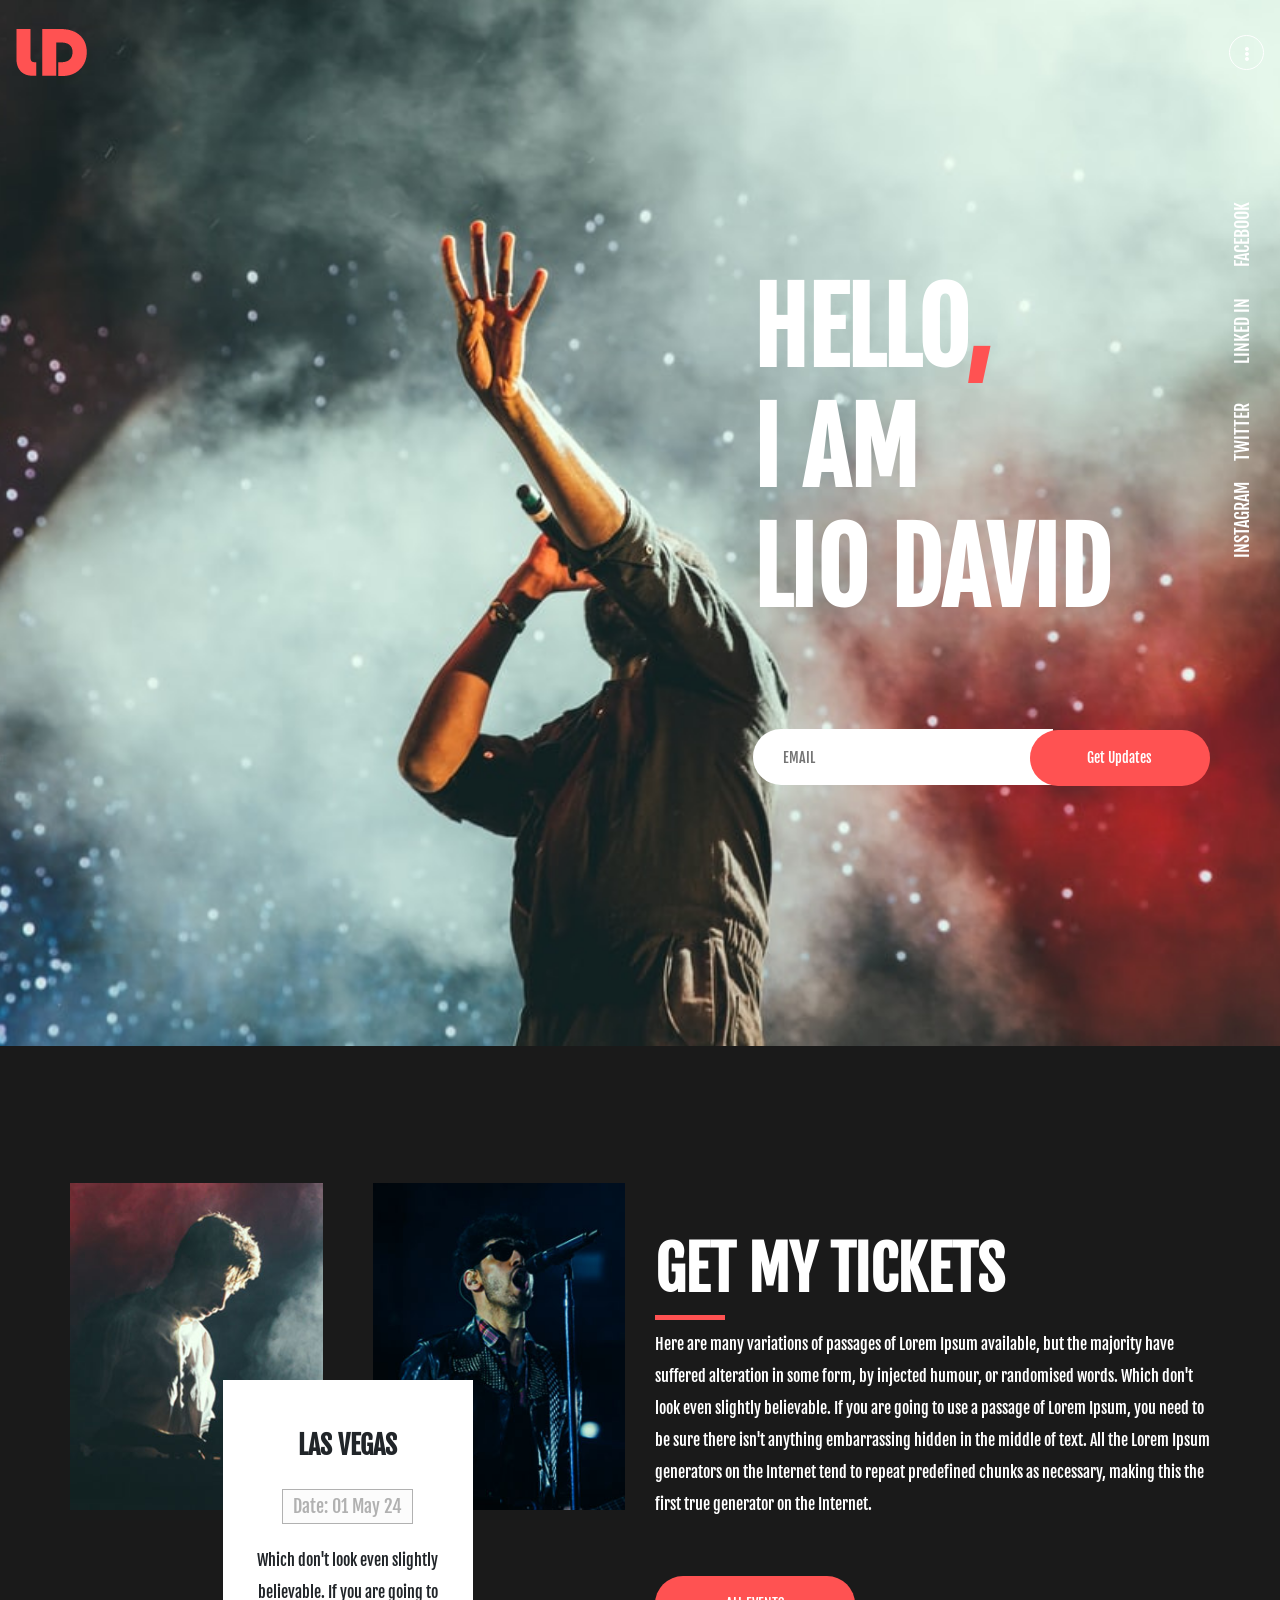
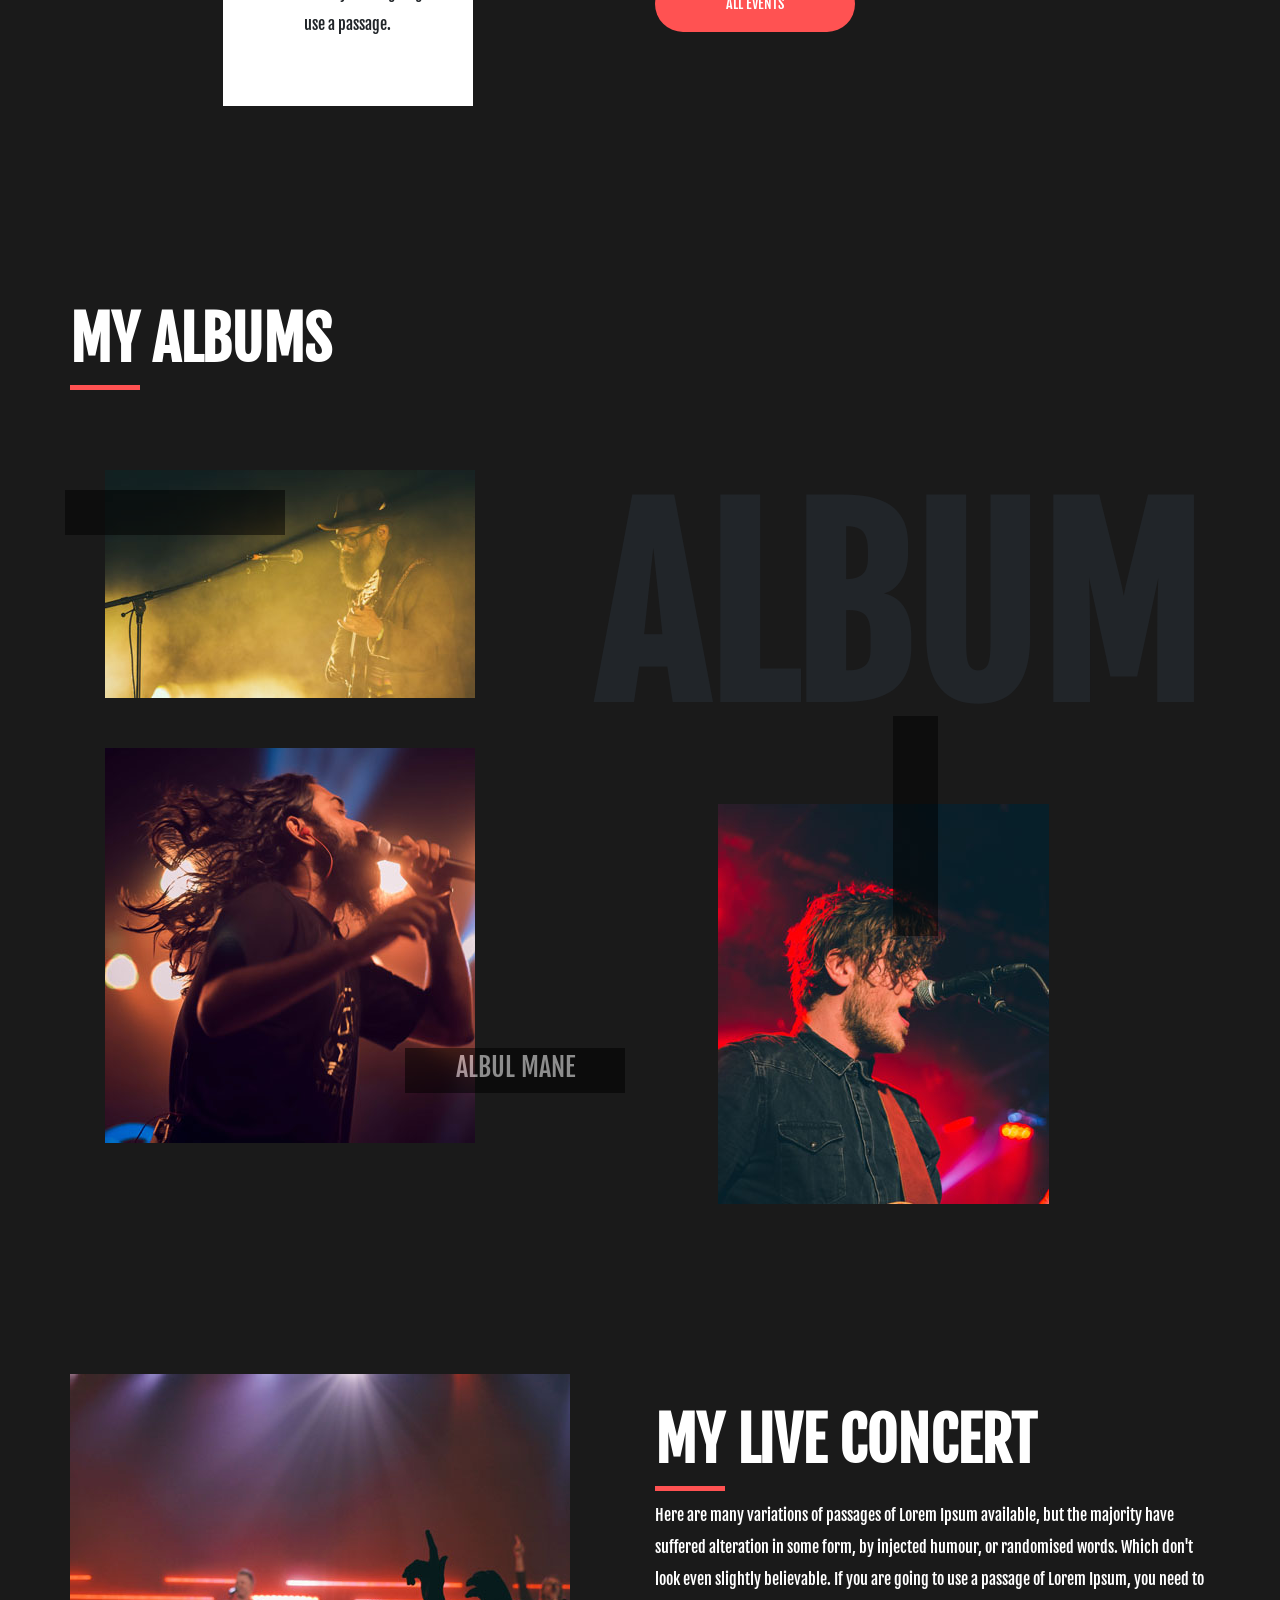
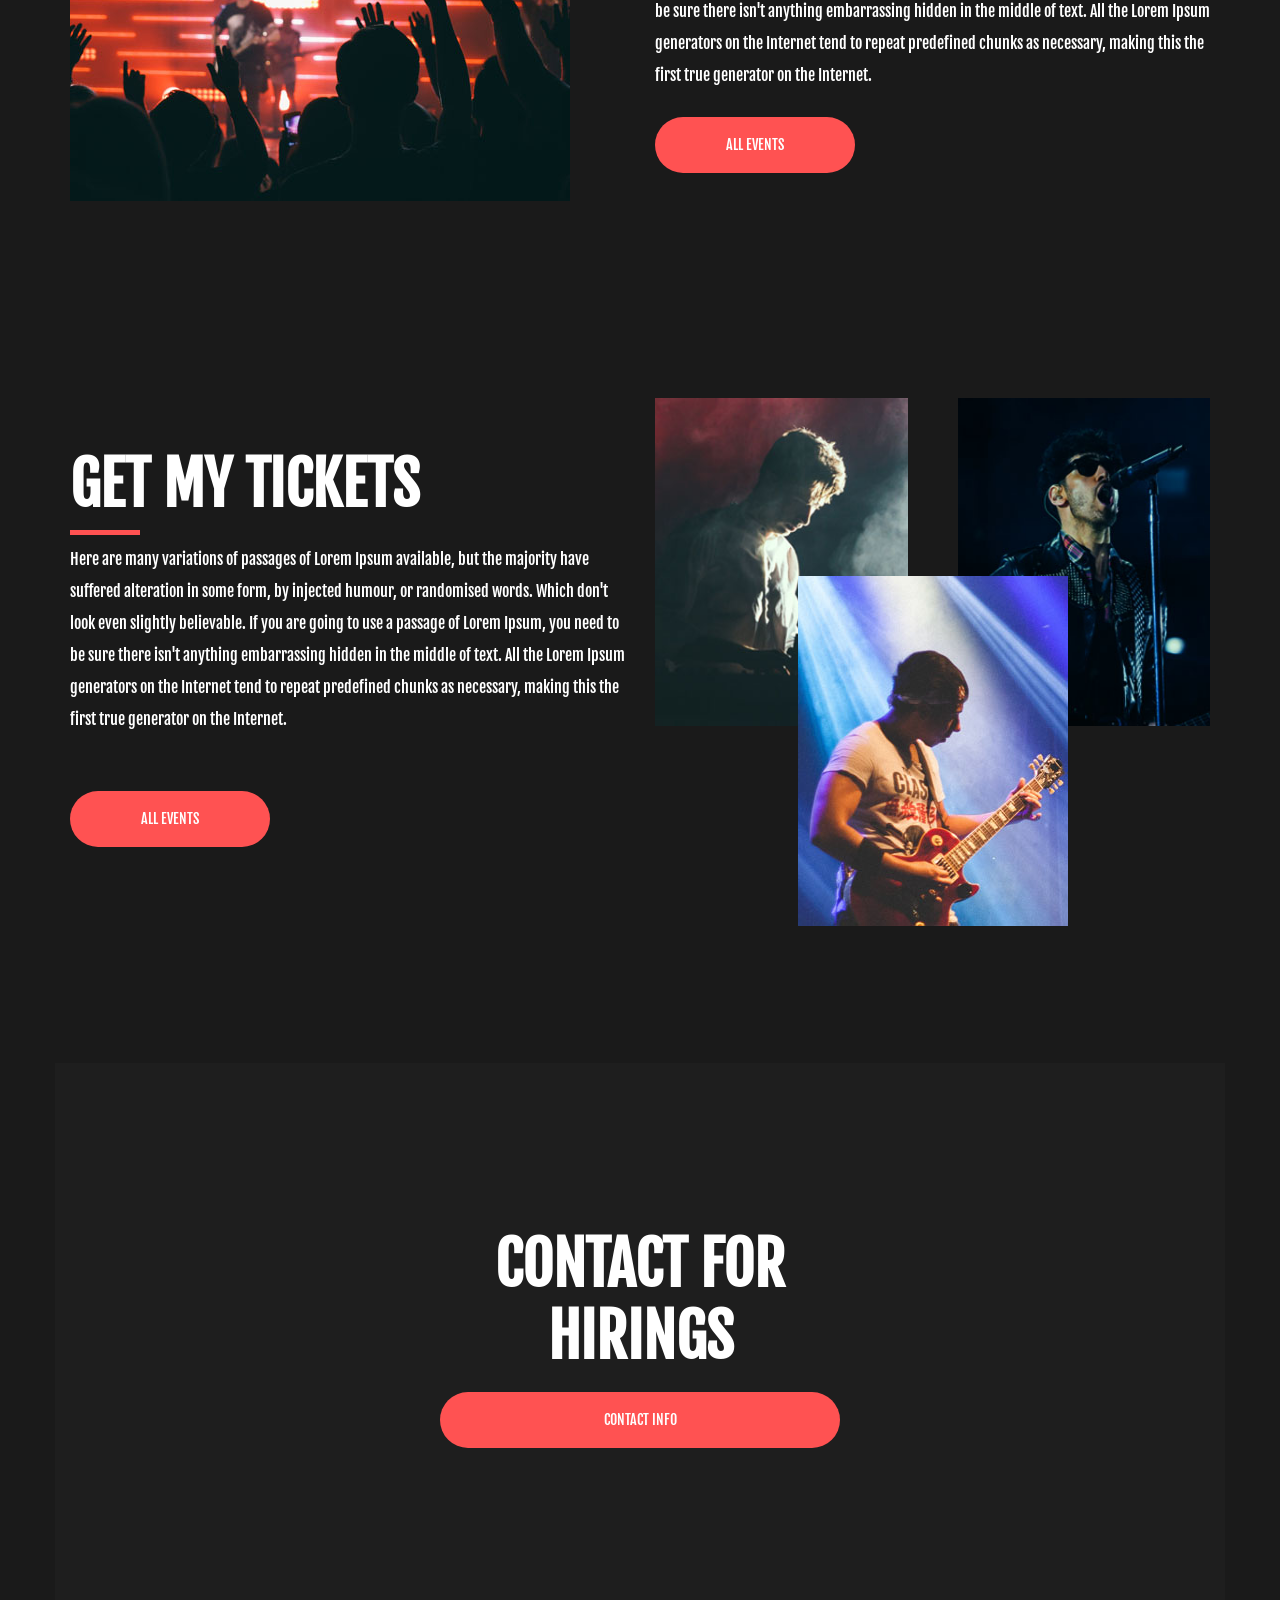
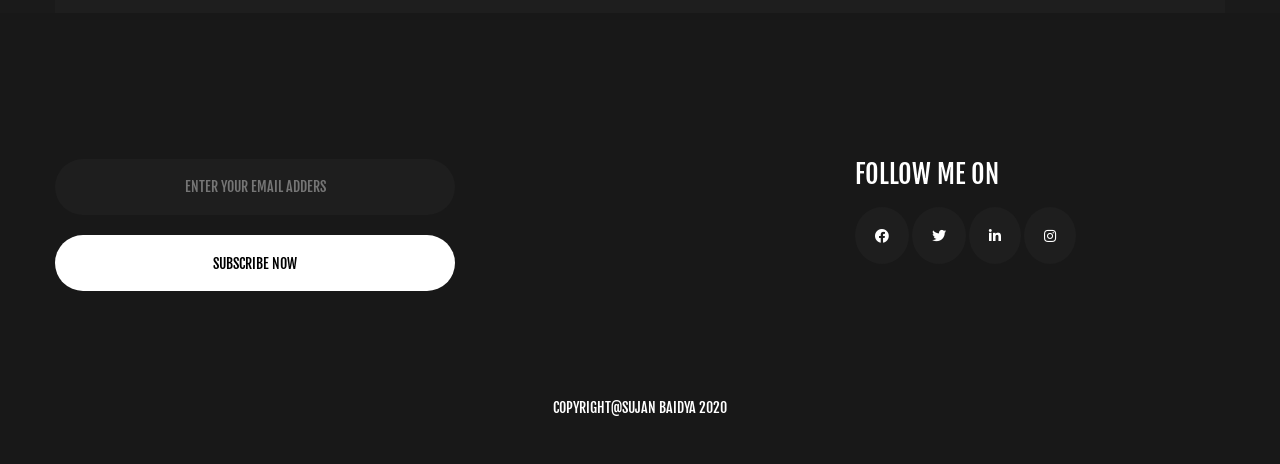
<file: index.html>
<!DOCTYPE html>
<html lang="en">
<head>
    <meta charset="UTF-8">
    <meta name="viewport" content="width=device-width, initial-scale=1.0">
    <title>Document</title>
    <link rel="stylesheet" href="css/uikit.min.css">
    <link rel="stylesheet" href="css/bootstrap.min.css">
    <link rel="stylesheet" href="css/all.min.css">
    <link rel="stylesheet" href="css/fontawesome.min.css">
	<link rel="stylesheet" type="text/css" href="css/responciv.css" media="all" />
	  <link href="https://fonts.googleapis.com/css2?family=Fjalla+One&display=swap" rel="stylesheet">
    <link rel="stylesheet" href="https://cdnjs.cloudflare.com/ajax/libs/font-awesome/4.7.0/css/font-awesome.min.css">
	<link rel="stylesheet" href="css/style.css">
</head>
<body>
    
 <header>
            <nav class="navbar pt-4">
            <a class="navbar-brand" href="#"><img src="img/logo.png" alt=""></a>
          
            <div class="icon">
                <span>
                   <a href="#" type="button" uk-toggle="target: #modal-example"><i class="fas fa-ellipsis-v"></i></a> 
                </span>
            </div> 
            <div id="modal-example" uk-modal>
                <div class="uk-modal-dialog uk-modal-body">
                    <h2 class="uk-modal-title text-center">Menu Bar</h2>
                    <ol class="menubar">
                        <li><a href="#">Home</a></li>
                        <li><a href="about.html">About</a></li>
                        <li><a href="album.html">Album</a></li>
                        <li><a href="events.html">Events</a></li>
                        <li><a href="contact.html">Contact</a></li>
                    </ol>
                </div>
            </div>
          </nav>
              <div class="container header-main">
                  <div class="row">
                      <div class="col-md-7"></div>
                      <div class="col-md-5">
                        <div class="hero-text">
                            <h1>Hello<span style="color:#ff5252;">,</span><br>
                                I AM<br>
                                LIO DAVID</h1> 
                                <form action="#">
                                    <input placeholder="EMAIL" class="search" type="text">
                                    <button class="search-submit">Get Updates</button>
                                </form>

                      </div>
                      </div>


                  </div>
              </div>
              <div class="header-social">
                <ul class="header-sides">                        
                    <li><a href="#">FACEBOOK</a></li>
                    <li><a href="#">lINKED IN </a></li>
                    <li><a href="#">TWITTER</a></li>
                    <li><a href="#">iNSTAGRAM</a></li>
                </ul>
            </div>
    </header>
<section class="whole">
    <div class="container">
        <div class="row">
            <div class="col-md-6 slowing">
                <div class="evgrid">
                    <div class="evgrid-1">
                        <img src="img/p2.jpg" alt="">
                    </div>
                    <div class="evgrid-1">
                        <img src="img/p1.jpg" alt="">
                    </div>
                </div>
                <div class="bt-grid-container">
                    <div class="bt-items">
                        <h6>Las vegas</h6>
                        <span>Date: 01 May 24</span>
                        <p>Which don't look even slightly believable. If you are going to use a passage.</p>
                    </div>
                </div>
            </div>
            <div class="col-md-6 lt-ev">
                <h2 class="mark-bottom">Get My tickets</h2>
                <p>Here are many variations of passages of Lorem Ipsum available, but the majority have suffered alteration in some form, by injected humour, or randomised words. Which don't look even slightly believable. If you are going to use a passage of Lorem Ipsum, you need to be sure there isn't anything embarrassing hidden in 
                    the middle of text. All the Lorem Ipsum generators on the Internet tend to repeat predefined chunks as necessary, making this the first true 
                    generator on the Internet. </p>
                    <a href="#" class="csbutton">All Events</a>
            </div>
        </div>
    </div>
</section>
<section class="album">
    <div class="container">
        <div class="row">
            <div class="col-md-12">
                <h3 class="mark-bottom">My albums</h3>
            </div>
            <div class="col-md-5 album-left">
                <div class="album-1">
                    <img src="img/album1.jpg" alt="">
                    <div class="overlay"></div>
                </div>
                <div class="album-2">
                    <img src="img/album2.jpg" alt="">

                    <div class="overlay2" style="color:#fff; text-align:center; text-transform:uppercase; font-size:26px;">albul mane</div>
                </div>
            </div>
            <div class="col-md-7 album-right">
                <div class="album-1">
                    <h2>album</h2>
                </div>
                <div class="album-2 right-side-album text-center">
                    <img src="img/album3.jpg" alt="">
                    <div class="overlay3">

                    </div>
                </div>
            </div>
        </div>
    </div>
</section>
<section class="video">
    <div class="container">
        <div class="row">
            <div class="col-md-6">
                <div class="video-image">
                    <img src="img/video.jpg" alt="">
                </div>
            </div>
            <div class="col-md-6 concert-con">
                <div class="concert">
                    <h3>My live concert</h3>
                    <p>Here are many variations of passages of Lorem Ipsum available, but the majority have suffered alteration in some form, by injected humour, or randomised words. Which don't look even slightly believable. If you are going to use a passage of Lorem Ipsum, you need to be sure there isn't anything embarrassing hidden in 
                        the middle of text. All the Lorem Ipsum generators on the Internet tend to repeat predefined chunks as necessary, making this the first true 
                        generator on the Internet. </p>

                        <a href="#" class="ccbutton">All Events</a>
                </div>
            </div>
        </div>
    </div>
</section>
<section class="whole">
    <div class="container">
        <div class="row">
            <div class="col-md-6 lt-ev">
                <h2 class="mark-bottom">Get My tickets</h2>
                <p>Here are many variations of passages of Lorem Ipsum available, but the majority have suffered alteration in some form, by injected humour, or randomised words. Which don't look even slightly believable. If you are going to use a passage of Lorem Ipsum, you need to be sure there isn't anything embarrassing hidden in 
                    the middle of text. All the Lorem Ipsum generators on the Internet tend to repeat predefined chunks as necessary, making this the first true 
                    generator on the Internet. </p>
                    <a href="#" class="csbutton">All Events</a>
            </div>
            <div class="col-md-6 bt-grid-containers">
                <div class="evgrid">
                    <div class="evgrid-1">
                        <img src="img/p2.jpg" alt="">
                    </div>
                    <div class="evgrid-1">
                        <img src="img/p1.jpg" alt="">
                    </div>
                </div>
                <div class="bt-grid-containe text-center land-page">
                    <div class=""><img src="img/p3.jpg" alt=""></div>
                </div>
            </div>
        </div>
    </div>
</section>
<section class="consc">
    <div class="container csbackground">
        <div class="row">
            <div class="col-md-12">
                <h2>Contact For<br>
                    Hirings</h2>
                    <a href="#" class="footer-contact">Contact Info</a>
            </div>
        </div>
    </div>
</section>
<footer>
    <div class="container footer">
        <div class="row">
            <div class="col-md-4 form-input">
                <input class="subscribe text-uppercase" placeholder="Enter Your Email Adders" type="text"><br>
                <a href="#" class="send text-uppercase">Subscribe now</a>
            </div>
			<div class="col-md-4"></div>
            <div class="col-md-4 text-left footer-social">
                <h3 class="">fOLLOW mE ON</h3>
                <ul class="">
                    <li><a href="#"><i class="fab fa-facebook"></i></a></li>
                    <li><a href="#"><i class="fab fa-twitter"></i></a></li>
                    <li><a href="#"><i class="fab fa-linkedin"></i></a></li>
                    <li><a href="#"><i class="fab fa-instagram"></i></a></li>
                </ul>
            </div>
            
        </div>
    </div>
    <div class="container copy">
        <div class="row">
            <div class="col-md-12">
                <p class="text-copy">Copyright@Sujan Baidya 2020</p>
            </div>
        </div>
    </div>
</footer>






<script src="js/jquery-slim.min.js"></script>
<script src="js/bootstrap.min.js"></script>
<script src="js/popper.min.js"></script>
<script src="js/uikit-icons.min.js"></script>
<script src="js/uikit.min.js"></script>
</body>
</html>
</file>
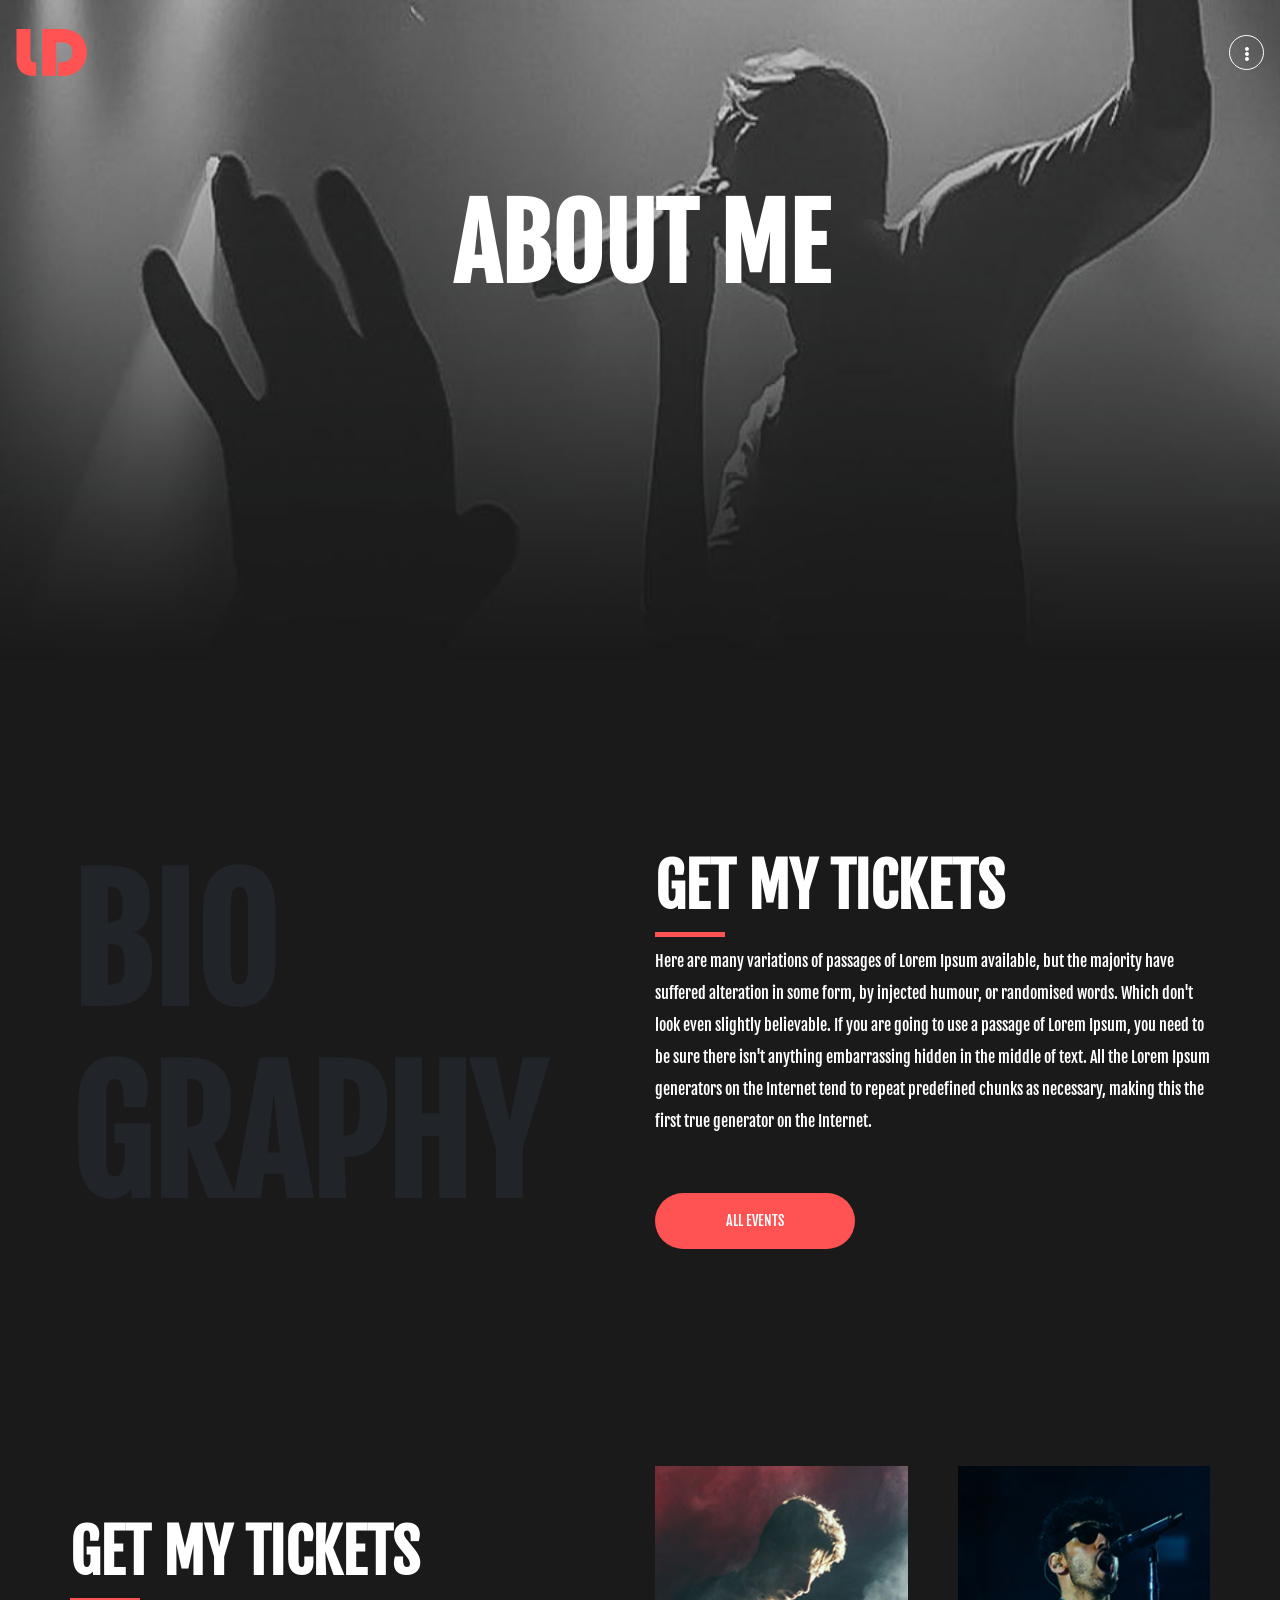
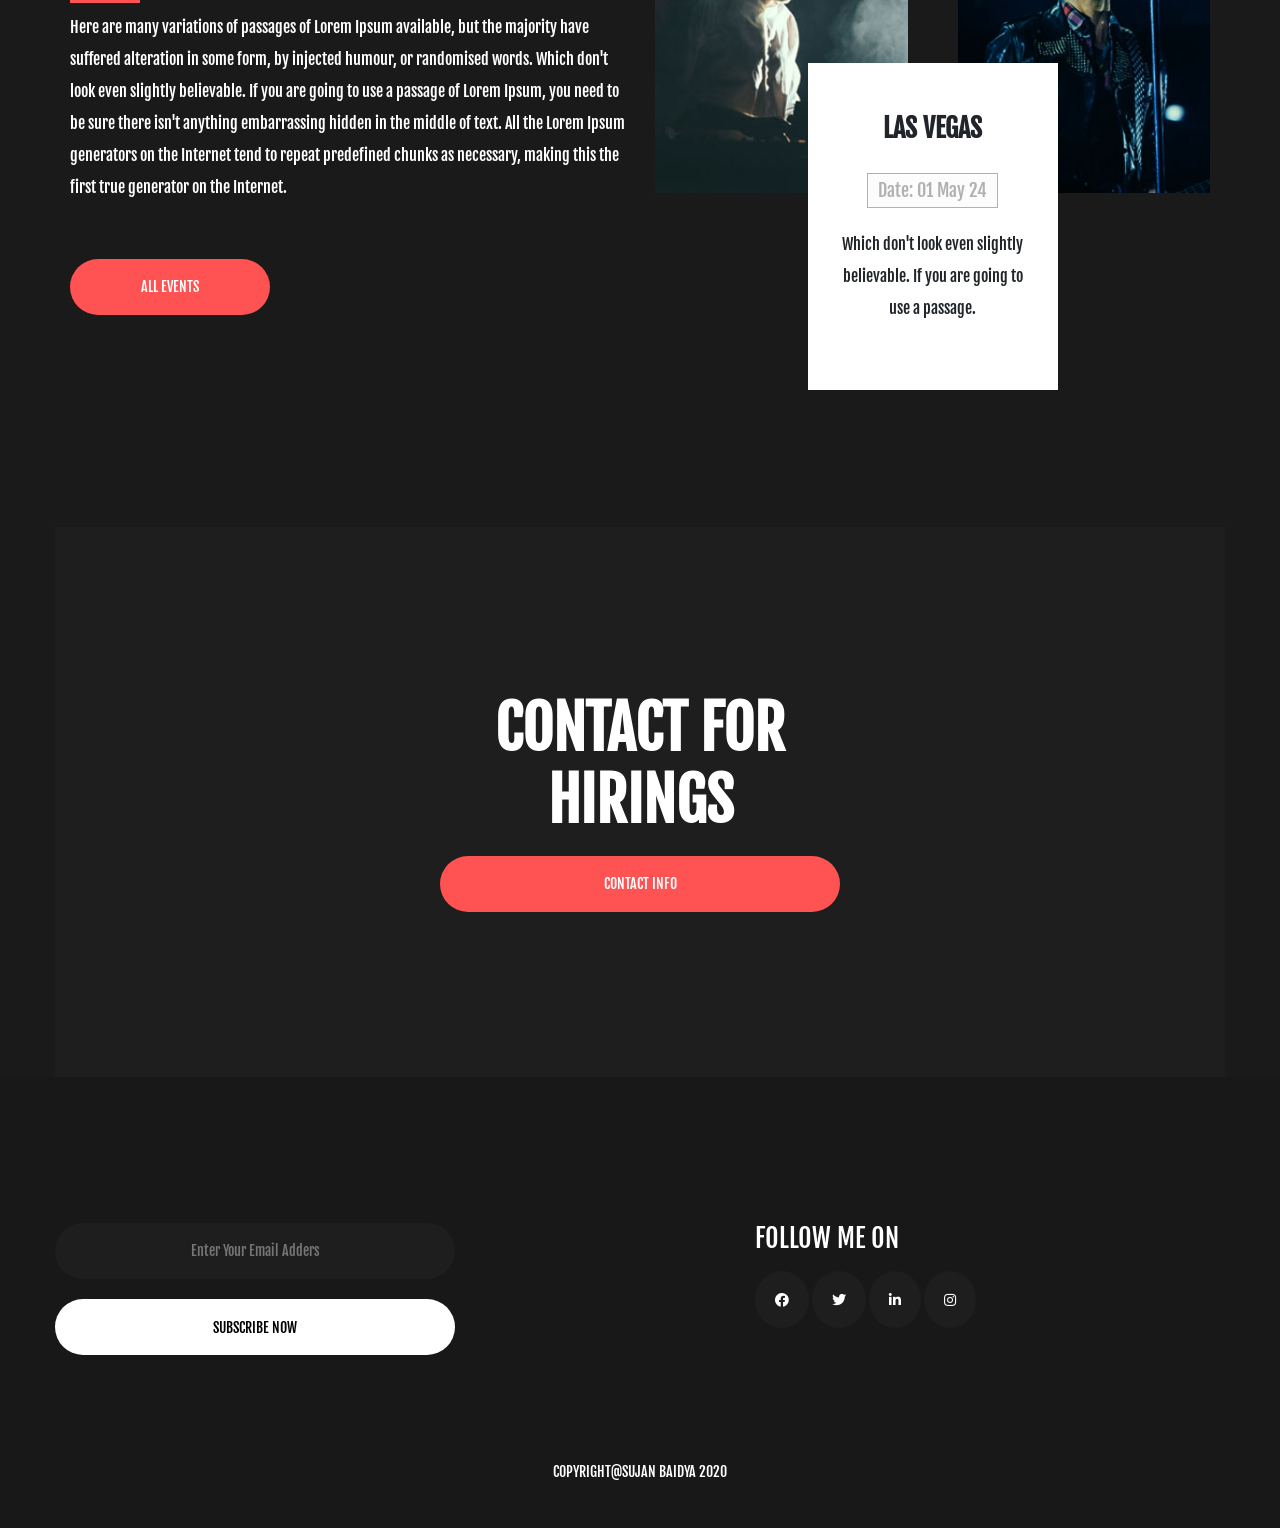
<file: about.html>
<!DOCTYPE html>
<html lang="en">
<head>
    <meta charset="UTF-8">
    <meta name="viewport" content="width=device-width, initial-scale=1.0">
    <title>Document</title>
    <link rel="stylesheet" href="css/uikit.min.css">
    <link rel="stylesheet" href="css/bootstrap.min.css">
    <link rel="stylesheet" href="css/style.css">
    <link rel="stylesheet" href="css/all.min.css">
    <link rel="stylesheet" href="css/fontawesome.min.css">
	<link href="https://fonts.googleapis.com/css2?family=Fjalla+One&display=swap" rel="stylesheet">
    <link rel="stylesheet" href="https://cdnjs.cloudflare.com/ajax/libs/font-awesome/4.7.0/css/font-awesome.min.css">
</head>
<body>
    
<header class="about-page">
            <nav class="navbar pt-4">
            <a class="navbar-brand" href="#"><img src="img/logo.png" alt=""></a>
          
            <div class="icon">
                <span>
                   <a href="#" type="button" uk-toggle="target: #modal-example"><i class="fas fa-ellipsis-v"></i></a> 
                </span>
            </div> 
		
            <div id="modal-example" uk-modal>
                <div class="uk-modal-dialog uk-modal-body">
                    <h2 class="uk-modal-title text-center">Menu Bar</h2>
                    <ol class="menubar">
                        <li><a href="index.html">Home</a></li>
                        <li><a href="#">About</a></li>
                        <li><a href="album.html">Album</a></li>
                        <li><a href="events.html">Events</a></li>
                        <li><a href="contact.html">Contact</a></li>
                    </ol>
                </div>
            </div>
          </nav>
		  	<div class="container pt-5">
			<div class="row"> 
				<div class="col-md-12"> 
					<h1 class="about-head text-center pt-5">About Me</h1>
				</div>
			</div>
			</div>
    </header>
<section class="whole" style="padding:80px 0;">
    <div class="container">
        <div class="row">
            <div class="col-md-6 slowing">
               <h3>Bio
                graphy</h3>
            </div>
            <div class="col-md-6 lt-ev">
                <h2 class="mark-bottom">Get My tickets</h2>
                <p>Here are many variations of passages of Lorem Ipsum available, but the majority have suffered alteration in some form, by injected humour, or randomised words. Which don't look even slightly believable. If you are going to use a passage of Lorem Ipsum, you need to be sure there isn't anything embarrassing hidden in 
                    the middle of text. All the Lorem Ipsum generators on the Internet tend to repeat predefined chunks as necessary, making this the first true 
                    generator on the Internet. </p>
                    <a href="#" class="csbutton">All Events</a>
            </div>
        </div>
    </div>
</section>
<section class="whole">
    <div class="container">
        <div class="row">
            <div class="col-md-6 lt-ev">
                <h2 class="mark-bottom">Get My tickets</h2>
                <p>Here are many variations of passages of Lorem Ipsum available, but the majority have suffered alteration in some form, by injected humour, or randomised words. Which don't look even slightly believable. If you are going to use a passage of Lorem Ipsum, you need to be sure there isn't anything embarrassing hidden in 
                    the middle of text. All the Lorem Ipsum generators on the Internet tend to repeat predefined chunks as necessary, making this the first true 
                    generator on the Internet. </p>
                    <a href="#" class="csbutton">All Events</a>
            </div>
			 <div class="col-md-6 slowing">
                <div class="evgrid">
                    <div class="evgrid-1">
                        <img src="img/p2.jpg" alt="">
                    </div>
                    <div class="evgrid-1">
                        <img src="img/p1.jpg" alt="">
                    </div>
                </div>
                <div class="bt-grid-container">
                    <div class="bt-items">
                        <h6>Las vegas</h6>
                        <span>Date: 01 May 24</span>
                        <p>Which don't look even slightly believable. If you are going to use a passage.</p>
                    </div>
                </div>
            </div>
        </div>
    </div>
</section>

<section class="consc">
    <div class="container csbackground">
        <div class="row">
            <div class="col-md-12">
                <h2>Contact For<br>
                    Hirings</h2>
                    <a class="footer-contact" href="#">Contact Info</a>
            </div>
        </div>
    </div>
</section>
<footer>
    <div class="container footer">
        <div class="row">
            <div class="col-md-7 form-input">
                <input class="subscribe" placeholder="Enter Your Email Adders" type="text"><br>
                <a href="#" class="send">Subscribe now</a>
            </div>
            <div class="col-md-5 text-left footer-social">
                <h3>fOLLOW mE ON</h3>
                <ul>
                    <li><a href="#"><i class="fab fa-facebook"></i></a></li>
                    <li><a href="#"><i class="fab fa-twitter"></i></a></li>
                    <li><a href="#"><i class="fab fa-linkedin"></i></a></li>
                    <li><a href="#"><i class="fab fa-instagram"></i></a></li>
                </ul>
            </div>
            
        </div>
    </div>
    <div class="container copy">
        <div class="row">
            <div class="col-md-12">
                <p class="text-copy">Copyright@Sujan Baidya 2020</p>
            </div>
        </div>
    </div>
</footer>






<script src="js/jquery-slim.min.js"></script>
<script src="js/bootstrap.min.js"></script>
<script src="js/popper.min.js"></script>
<script src="js/uikit-icons.min.js"></script>
<script src="js/uikit.min.js"></script>
</body>
</html>
</file>
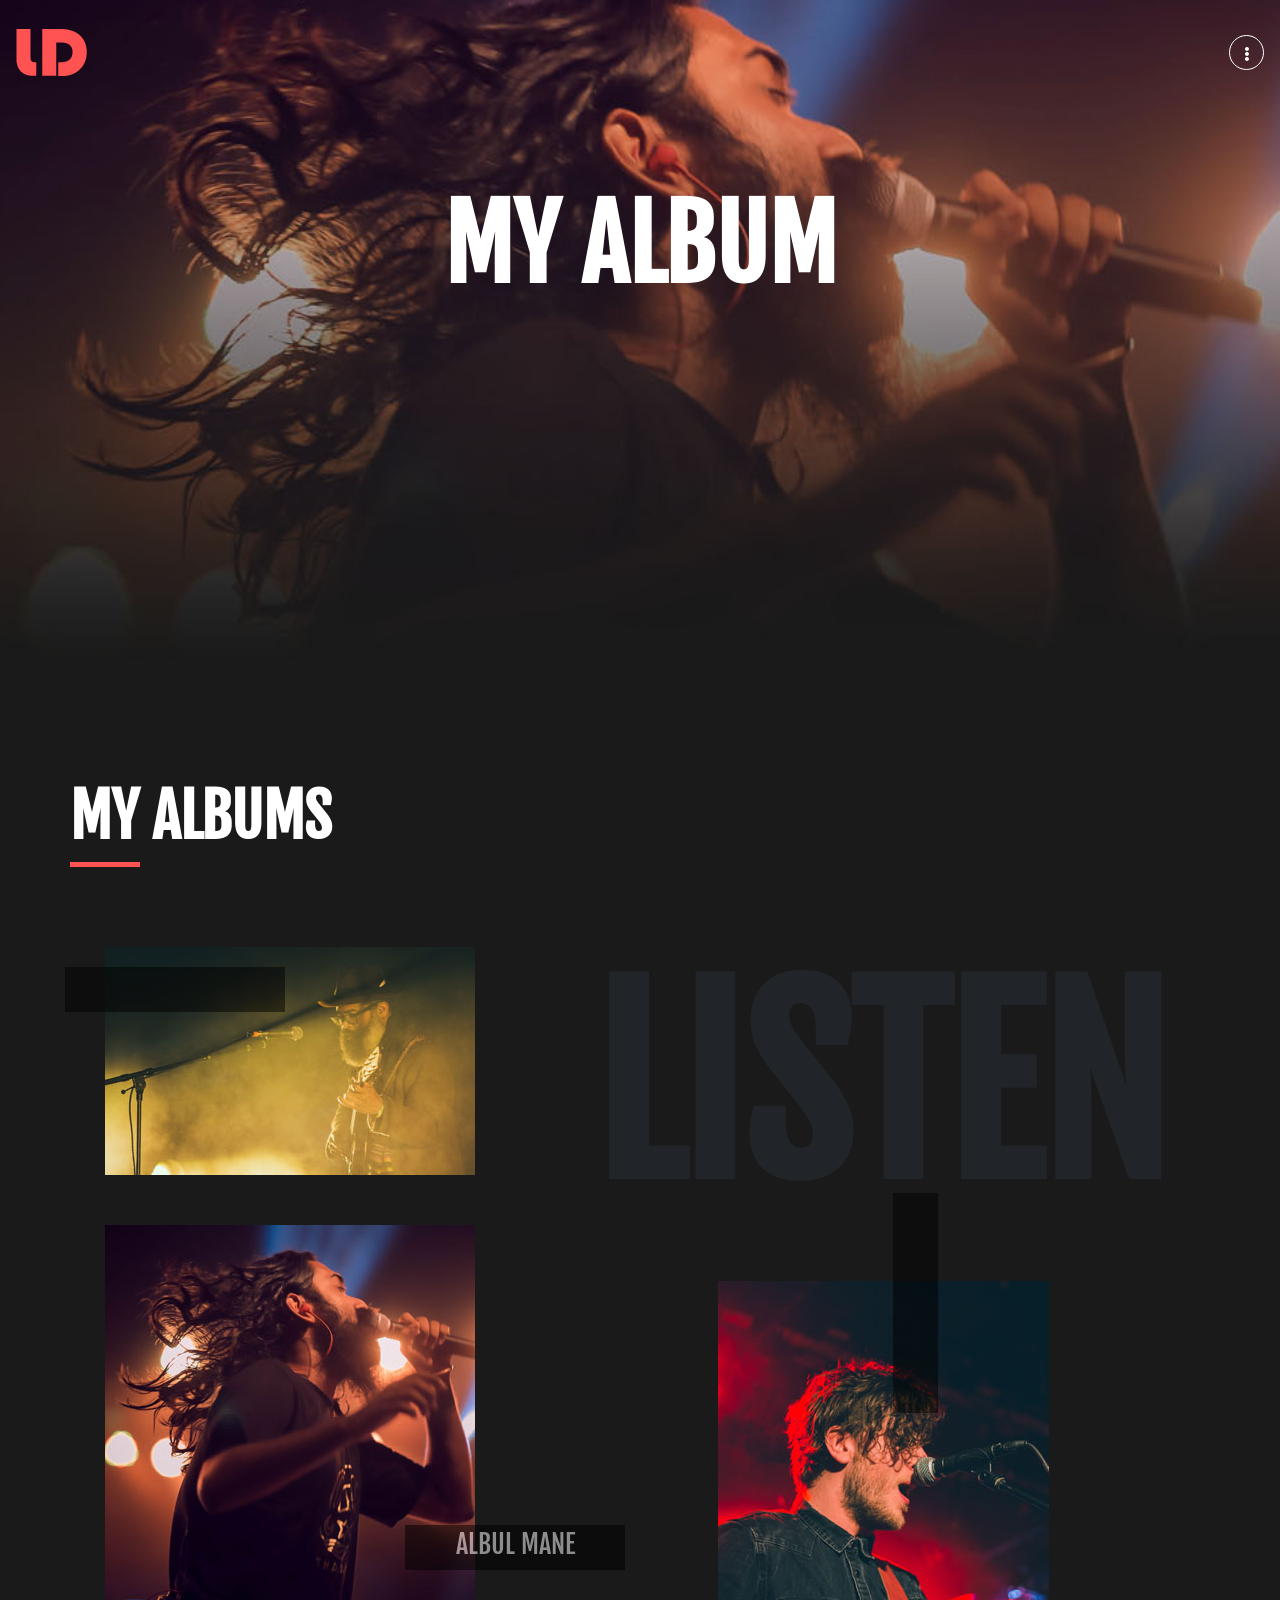
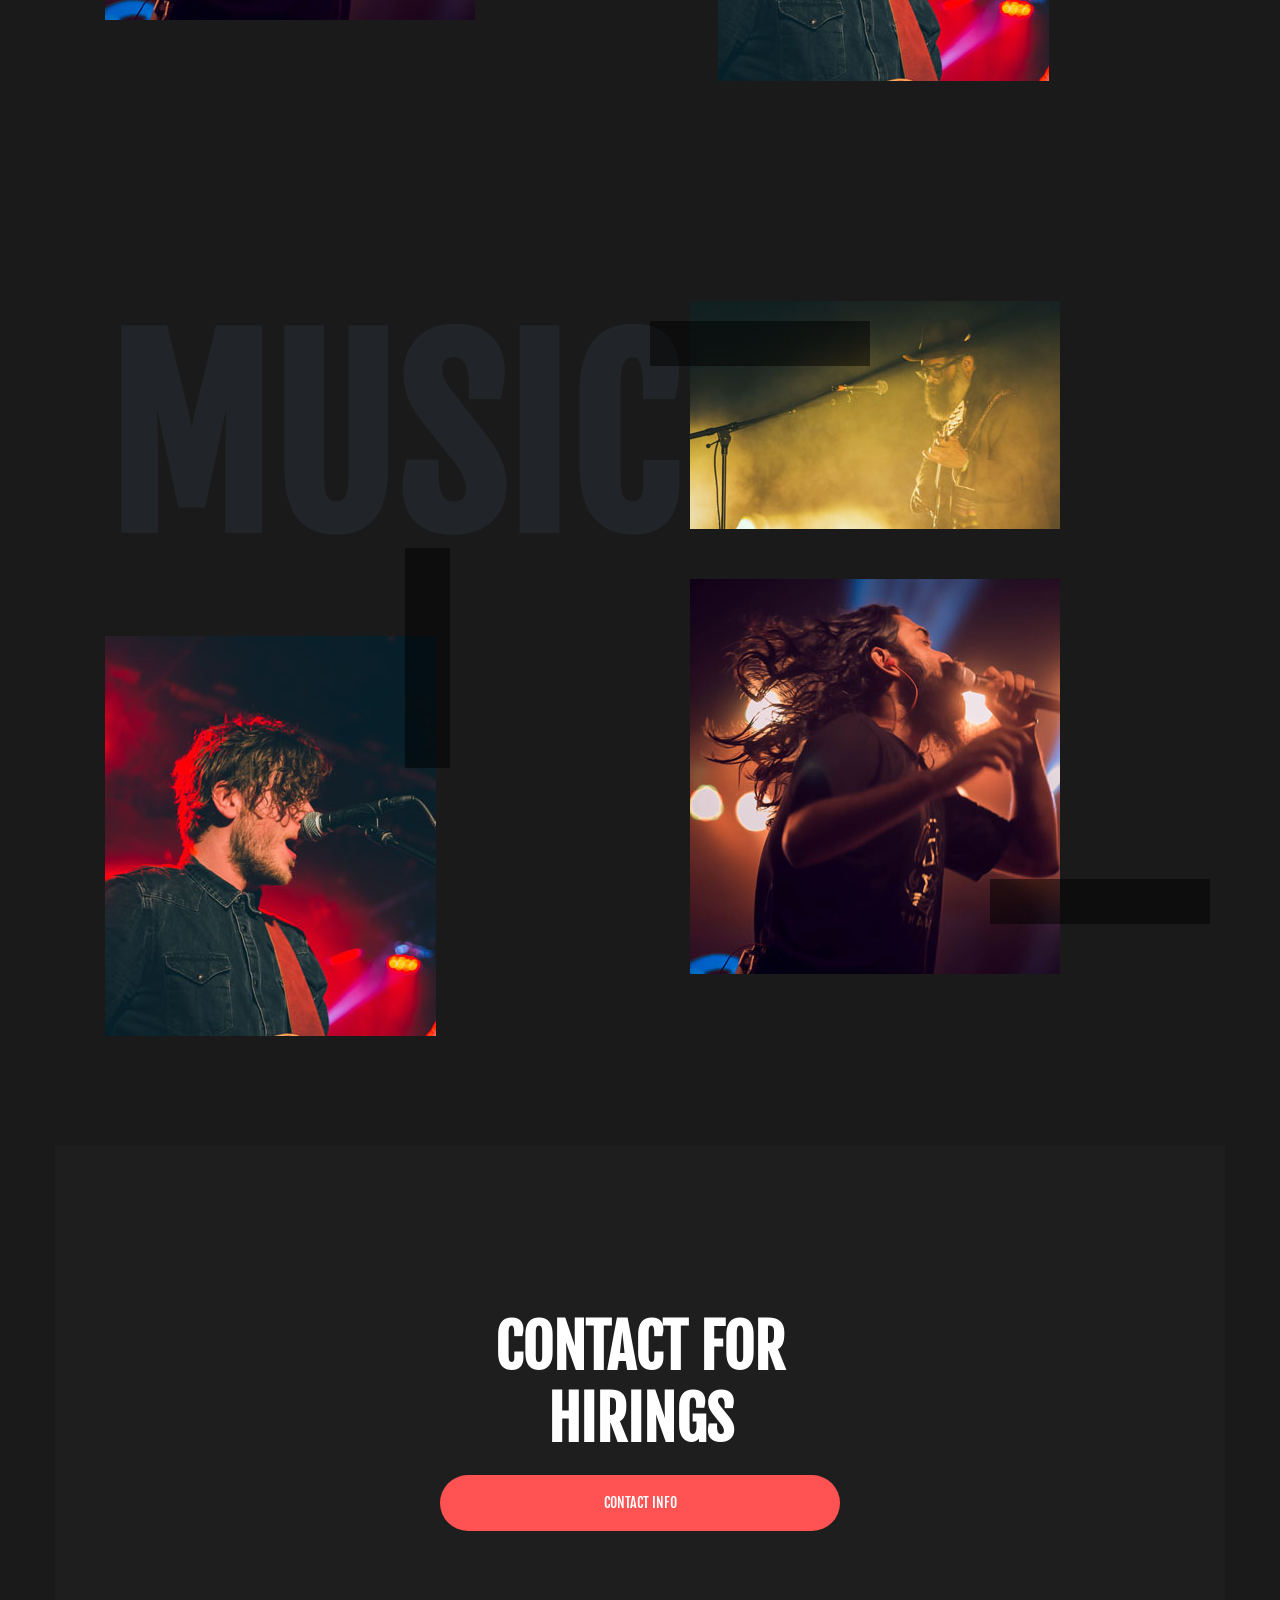
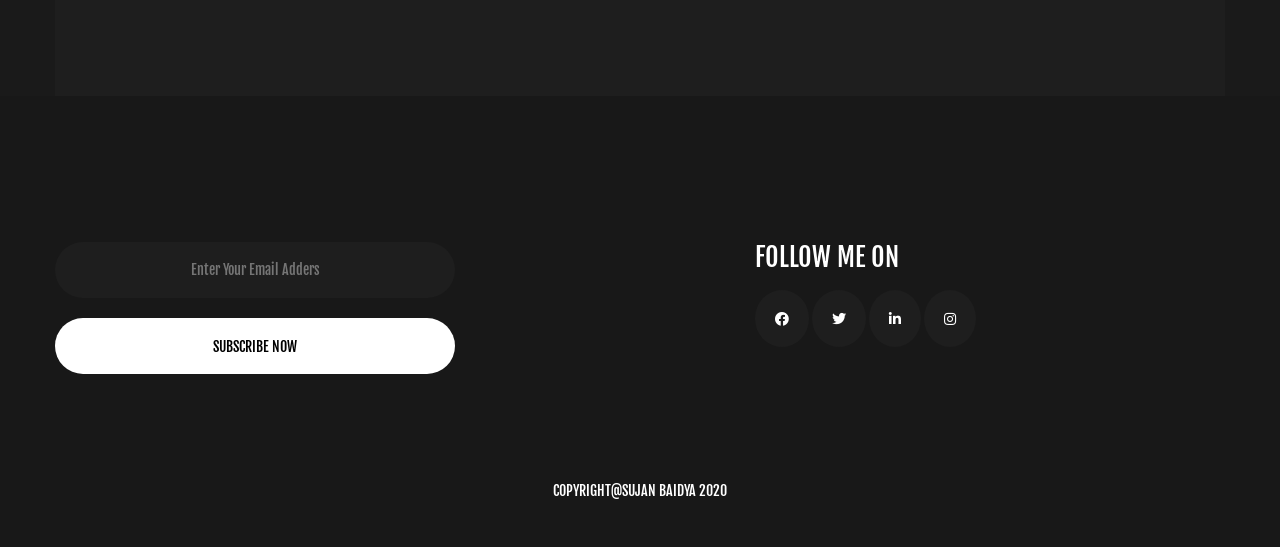
<file: album.html>
<!DOCTYPE html>
<html lang="en">
<head>
    <meta charset="UTF-8">
    <meta name="viewport" content="width=device-width, initial-scale=1.0">
    <title>Document</title>
    <link rel="stylesheet" href="css/uikit.min.css">
    <link rel="stylesheet" href="css/bootstrap.min.css">
    <link rel="stylesheet" href="css/style.css">
    <link rel="stylesheet" href="css/all.min.css">
    <link rel="stylesheet" href="css/fontawesome.min.css">
	<link href="https://fonts.googleapis.com/css2?family=Fjalla+One&display=swap" rel="stylesheet">
    <link rel="stylesheet" href="https://cdnjs.cloudflare.com/ajax/libs/font-awesome/4.7.0/css/font-awesome.min.css">
</head>
<body>
    
<header class="album-all">
    <div class="">
        <nav class="navbar pt-4">
            <a class="navbar-brand" href="#"><img src="img/logo.png" alt=""></a>
          
            <div class="icon">
                <span>
                   <a href="#" type="button" uk-toggle="target: #modal-example"><i class="fas fa-ellipsis-v"></i></a> 
                </span>
            </div> 
            <div id="modal-example" uk-modal>
                <div class="uk-modal-dialog uk-modal-body">
                    <h2 class="uk-modal-title text-center">Menu Bar</h2>
                    <ol class="menubar">
                        <li><a href="index.html">Home</a></li>
                        <li><a href="about.html">About</a></li>
                        <li><a href="#">Album</a></li>
                        <li><a href="events.html">Events</a></li>
                        <li><a href="contact.html">Contact</a></li>
                    </ol>
                </div>
            </div>
          </nav>
    </div>
		  	<div class="container pt-5">
			<div class="row"> 
				<div class="col-md-12"> 
					<h1 class="about-head text-center pt-5">My Album</h1>
				</div>
			</div>
			</div>
</header>

<section class="album">
    <div class="container">
        <div class="row">
            <div class="col-md-12">
                <h3 class="mark-bottom">My albums</h3>
            </div>
            <div class="col-md-5 album-left">
                <div class="album-1">
                    <img src="img/album1.jpg" alt="">
                    <div class="overlay"></div>
                </div>
                <div class="album-2">
                    <img src="img/album2.jpg" alt="">

                    <div class="overlay2" style="color:#fff; text-align:center; text-transform:uppercase; font-size:26px;">albul mane</div>
                </div>
            </div>
            <div class="col-md-7 album-right">
                <div class="album-1">
                    <h2>Listen</h2>
                </div>
                <div class="album-2 right-side-album text-center">
                    <img src="img/album3.jpg" alt="">
                    <div class="overlay3">

                    </div>
                </div>
            </div>
        </div>
    </div>
</section>

<section class="album">
    <div class="container">
        <div class="row">
            <div class="col-md-6 album-right">
                <div class="album-1">
                    <h2>Music</h2>
                </div>
                <div class="album-2 right-side-album">
                    <img src="img/album3.jpg" alt="">
                    <div class="overlay3">

                    </div>
                </div>
            </div>
            <div class="col-md-6 album-left">
                <div class="album-1">
                    <img src="img/album1.jpg" alt="">
                    <div class="overlay"></div>
                </div>
                <div class="album-2">
                    <img src="img/album2.jpg" alt="">

                    <div class="overlay2" style="color:#fff; text-align:center; text-transform:uppercase;"></div>
                </div>
            </div>
        </div>
    </div>
</section>

<section class="consc">
    <div class="container csbackground">
        <div class="row">
            <div class="col-md-12">
                <h2>Contact For<br>
                    Hirings</h2>
                    <a class="footer-contact" href="#">Contact Info</a>
            </div>
        </div>
    </div>
</section>
<footer>
    <div class="container footer">
        <div class="row">
            <div class="col-md-7 form-input">
                <input class="subscribe" placeholder="Enter Your Email Adders" type="text"><br>
                <a href="#" class="send">Subscribe now</a>
            </div>
            <div class="col-md-5 text-left footer-social">
                <h3>fOLLOW mE ON</h3>
                <ul>
                    <li><a href="#"><i class="fab fa-facebook"></i></a></li>
                    <li><a href="#"><i class="fab fa-twitter"></i></a></li>
                    <li><a href="#"><i class="fab fa-linkedin"></i></a></li>
                    <li><a href="#"><i class="fab fa-instagram"></i></a></li>
                </ul>
            </div>
            
        </div>
    </div>
    <div class="container copy">
        <div class="row">
            <div class="col-md-12">
                <p class="text-copy">Copyright@Sujan Baidya 2020</p>
            </div>
        </div>
    </div>
</footer>






<script src="js/jquery-slim.min.js"></script>
<script src="js/bootstrap.min.js"></script>
<script src="js/popper.min.js"></script>
<script src="js/uikit-icons.min.js"></script>
<script src="js/uikit.min.js"></script>
</body>
</html>
</file>
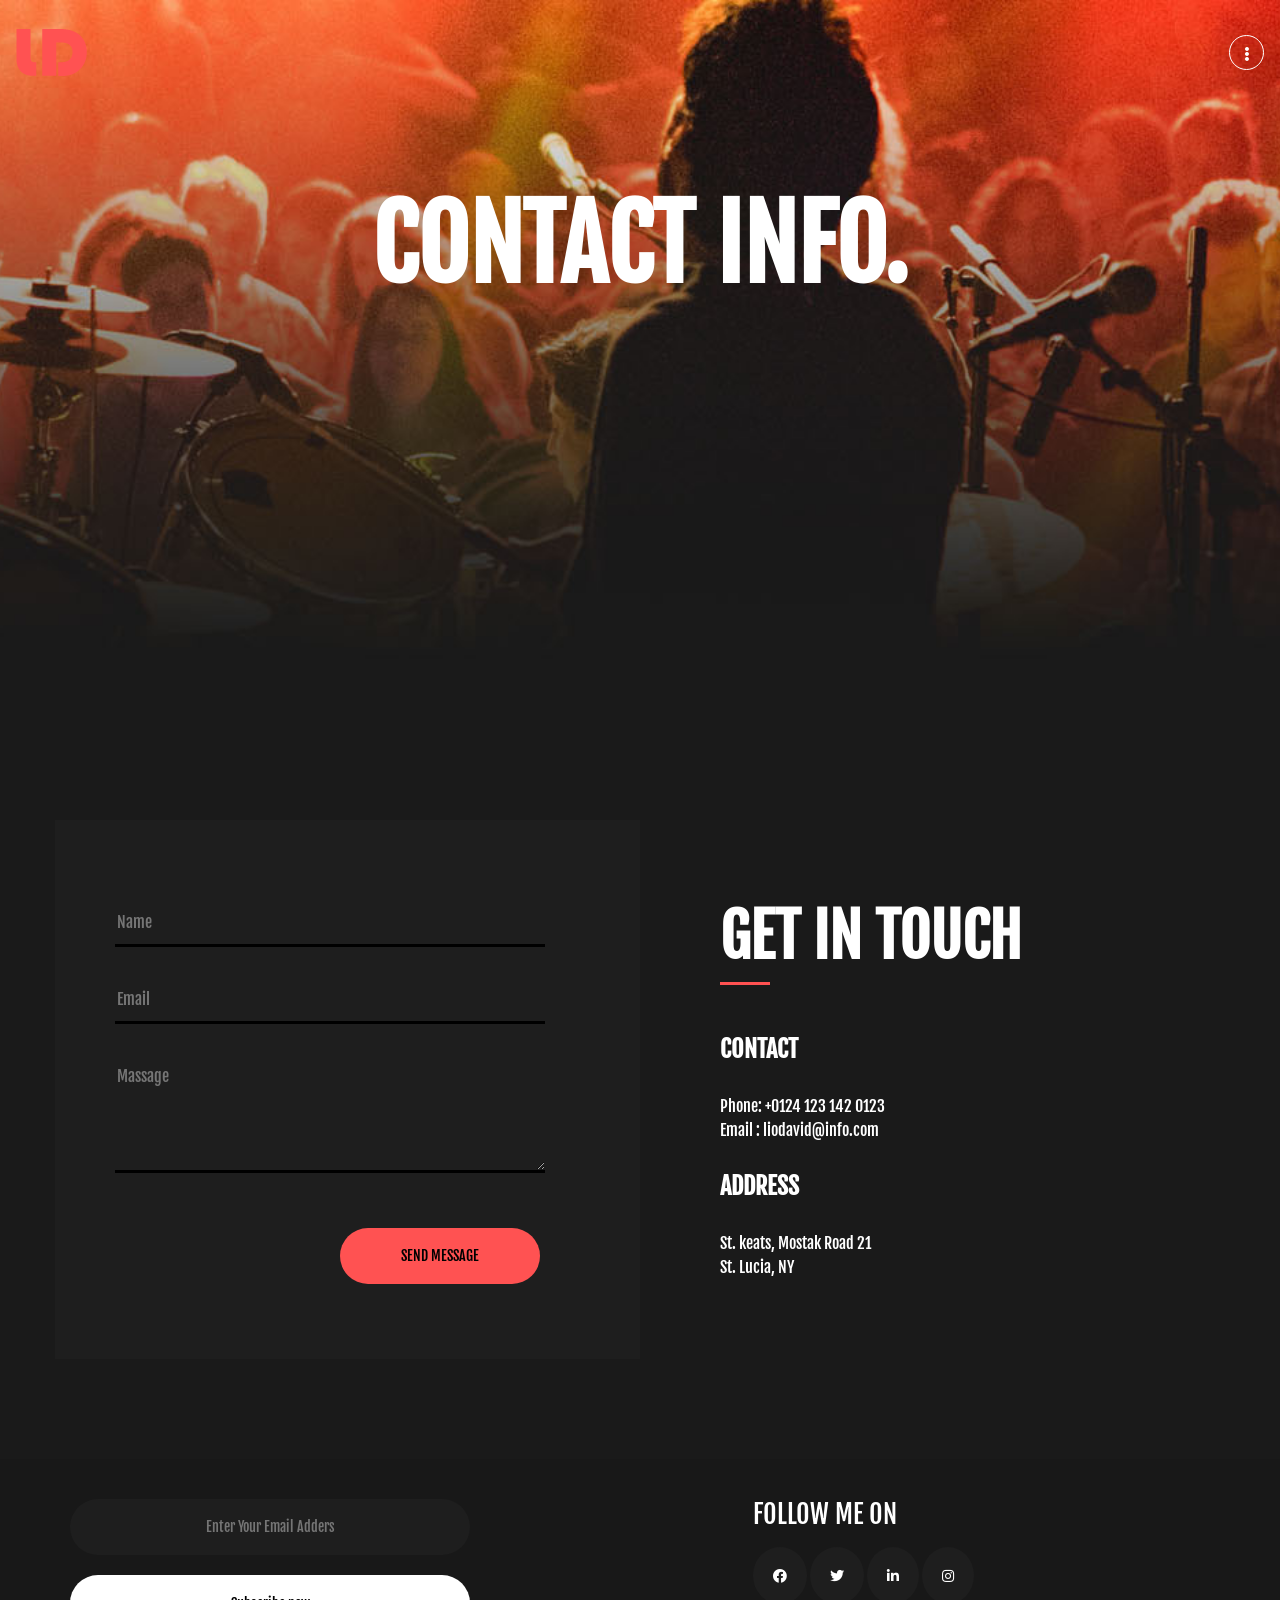
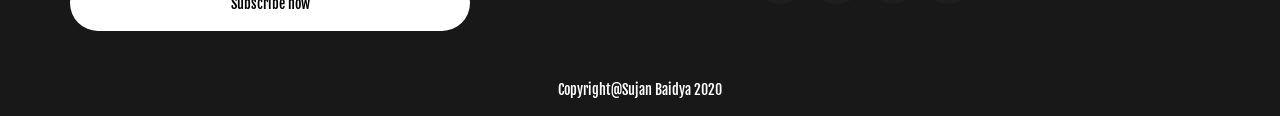
<file: contact.html>
<!DOCTYPE html>
<html lang="en">
<head>
    <meta charset="UTF-8">
    <meta name="viewport" content="width=device-width, initial-scale=1.0">
    <title>Document</title>
    <link rel="stylesheet" href="css/uikit.min.css">
    <link rel="stylesheet" href="css/bootstrap.min.css">
    <link rel="stylesheet" href="css/style.css">
    <link rel="stylesheet" href="css/all.min.css">
    <link rel="stylesheet" href="css/fontawesome.min.css">
	<link href="https://fonts.googleapis.com/css2?family=Fjalla+One&display=swap" rel="stylesheet">
    <link rel="stylesheet" href="https://cdnjs.cloudflare.com/ajax/libs/font-awesome/4.7.0/css/font-awesome.min.css">
</head>
<body>
    
<header class="contact">
    <div class="">
        <nav class="navbar pt-4">
            <a class="navbar-brand" href="#"><img src="img/logo.png" alt=""></a>
          
            <div class="icon">
                <span>
                   <a href="#" type="button" uk-toggle="target: #modal-example"><i class="fas fa-ellipsis-v"></i></a> 
                </span>
            </div> 
            <div id="modal-example" uk-modal>
                <div class="uk-modal-dialog uk-modal-body">
                    <h2 class="uk-modal-title text-center">Menu Bar</h2>
                    <ol class="menubar">
                        <li><a href="index.html">Home</a></li>
                        <li><a href="about.html">About</a></li>
                        <li><a href="album.html">Album</a></li>
                        <li><a href="events.html">Events</a></li>
                        <li><a href="#">Contact</a></li>
                    </ol>
                </div>
            </div>
          </nav>
    </div>

   	  	<div class="container pt-5">
			<div class="row"> 
				<div class="col-md-12"> 
					<h1 class="about-head text-center pt-5">Contact Info.</h1>
				</div>
			</div>
			</div>
</header>

<section class="contact-form">

    <div class="container">
        <div class="row">
        <div class="col-md-6 form-field"> 
			<div class="name-field"> 
				<input class="field" type="Text" placeholder="Name"/>
			</div>
			<div class="email-field"> 
				<input class="field" type="email" placeholder="Email" />
			</div>
			<div class="massage-field"> 
				<textarea placeholder="Massage" class="field" name="" id="" cols="30" rows="4"></textarea>
			</div>
			<div class="send-field"> 
				<a href="#"> Send Message</a>
			</div>
		</div>
 
        <div class="col-md-6 getintouch">
                <h3>Get In Touch</h3>
                <h6>Contact</h6>
                <span>Phone:  +0124 123 142 0123</span><br>
                <span>Email :  liodavid@info.com</span><br>
                <h6 class="adders">Address</h6>
                <span>St. keats, Mostak Road 21<br>
                    St. Lucia, NY</span>
            </div>
        </div>
    </div>

</section>

<footer>
    <div class="container pb-5">
        <div class="row">
            <div class="col-md-7 form-input">
                <input class="subscribe" placeholder="Enter Your Email Adders" type="text"><br>
                <button class="send">Subscribe now</button>
            </div>
            <div class="col-md-5 text-left footer-social">
                <h3>fOLLOW mE ON</h3>
                <ul>
                    <li><a href="#"><i class="fab fa-facebook"></i></a></li>
                    <li><a href="#"><i class="fab fa-twitter"></i></a></li>
                    <li><a href="#"><i class="fab fa-linkedin"></i></a></li>
                    <li><a href="#"><i class="fab fa-instagram"></i></a></li>
                </ul>
            </div>
            
        </div>
    </div>
    <div class="container">
        <div class="row">
            <div class="col-md-12">
                <p class="text-copy">Copyright@Sujan Baidya 2020</p>
            </div>
        </div>
    </div>
</footer>


<script src="js/jquery-slim.min.js"></script>
<script src="js/bootstrap.min.js"></script>
<script src="js/popper.min.js"></script>
<script src="js/uikit-icons.min.js"></script>
<script src="js/uikit.min.js"></script>
</body>
</html>
</file>
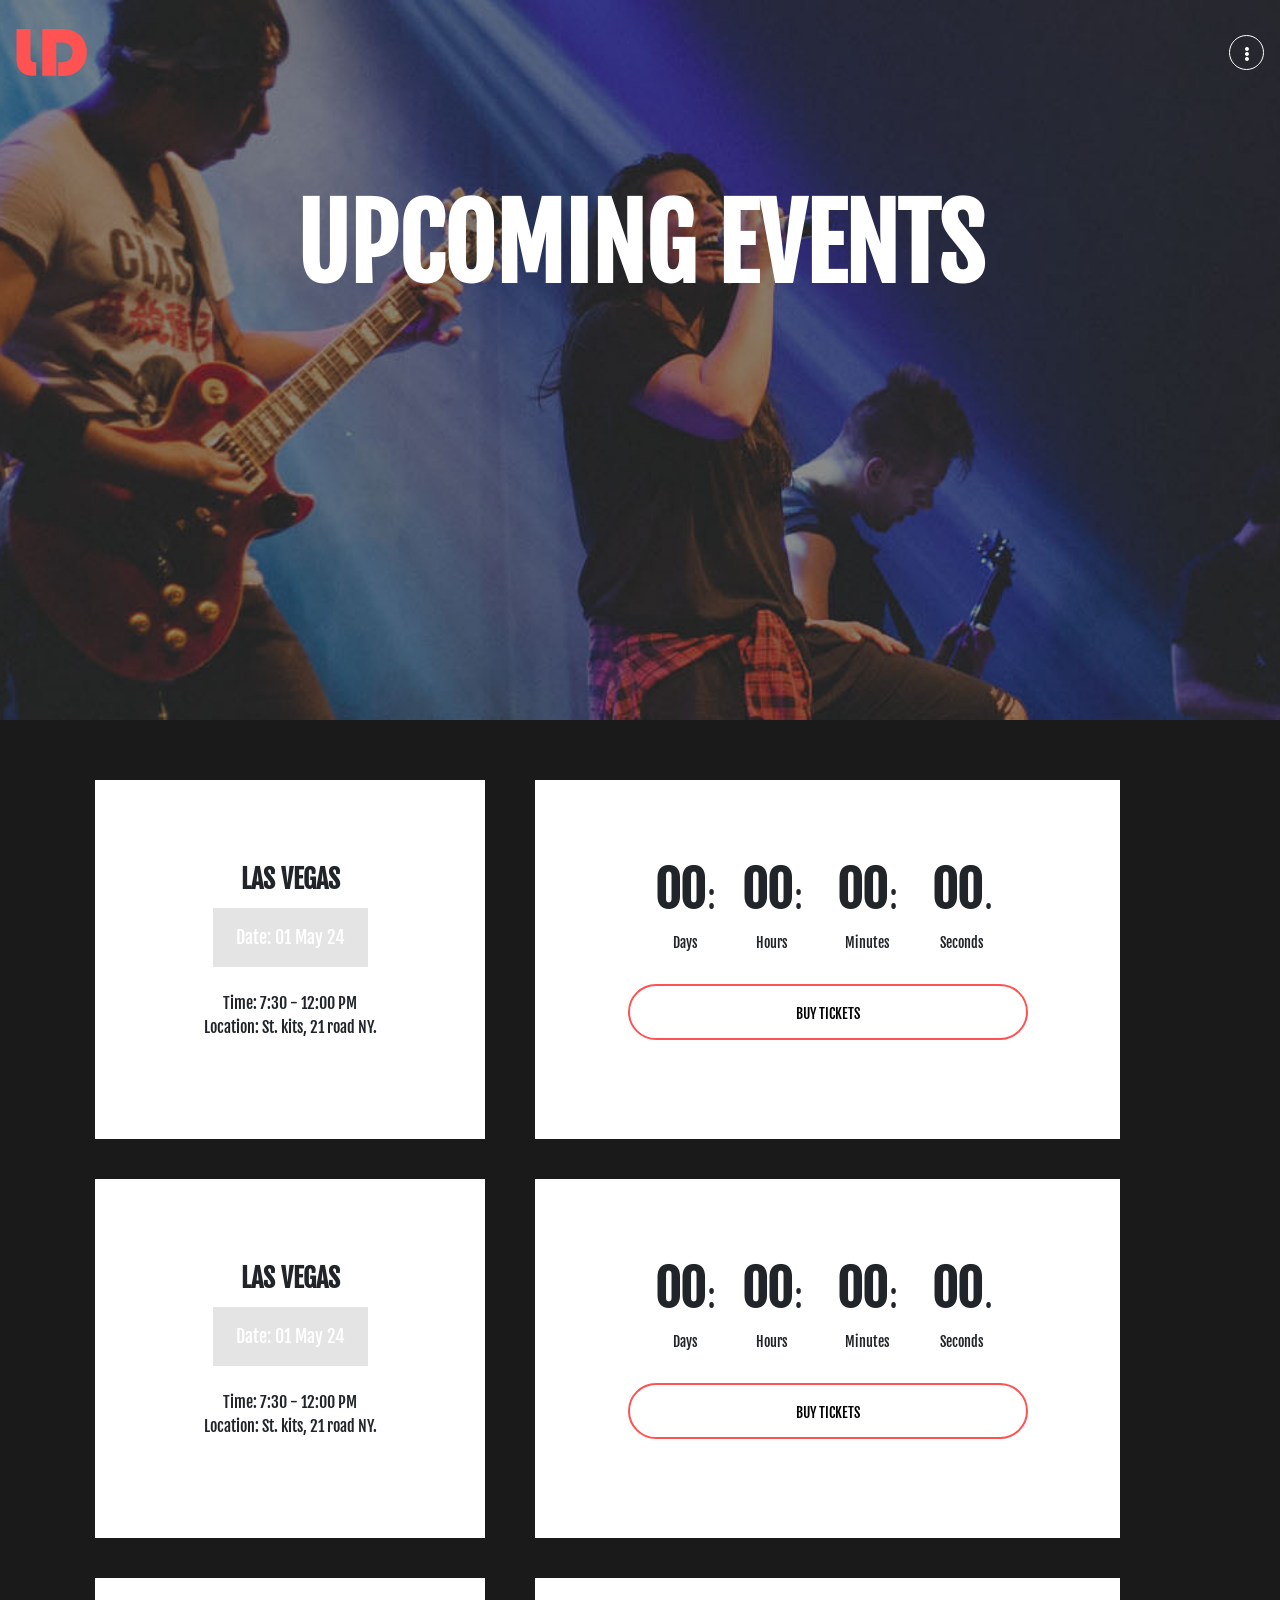
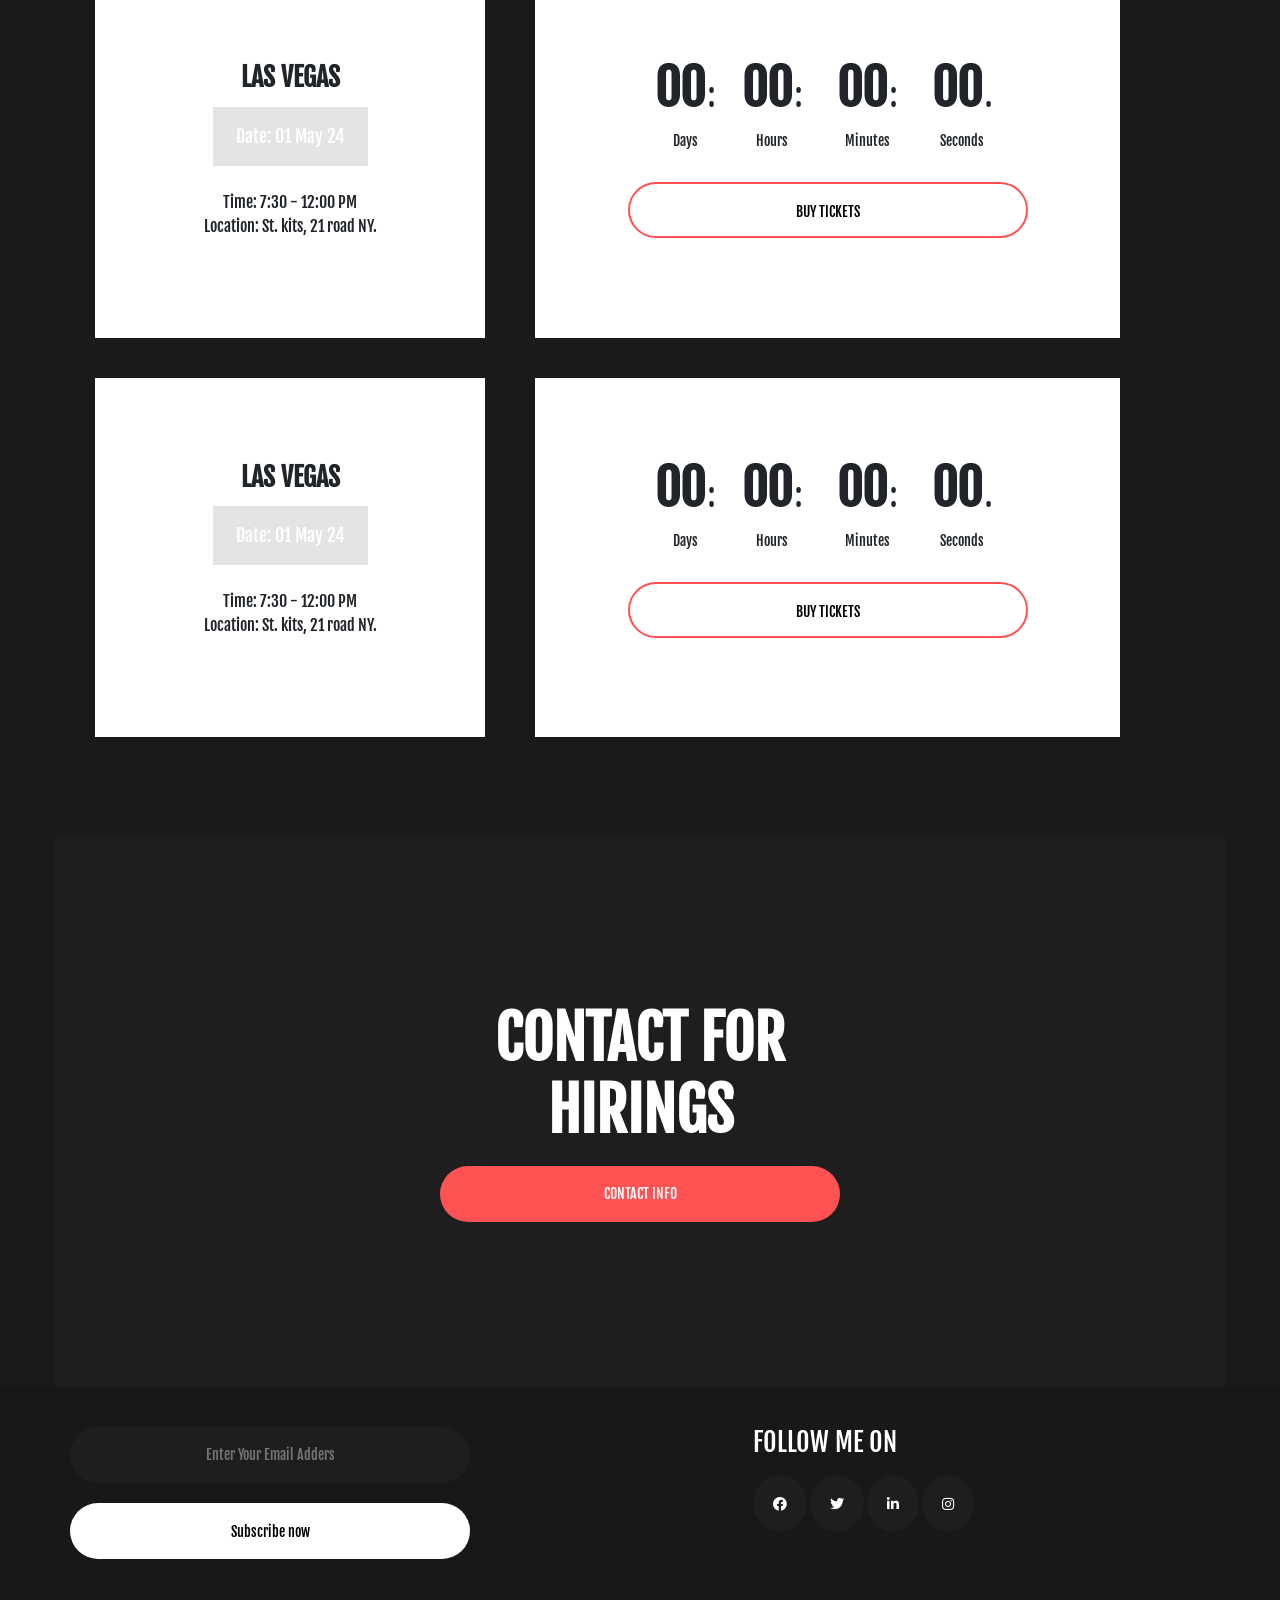
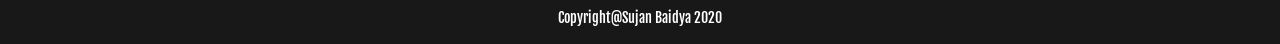
<file: events.html>
<!DOCTYPE html>
<html lang="en">
<head>
    <meta charset="UTF-8">
    <meta name="viewport" content="width=device-width, initial-scale=1.0">
    <title>Document</title>
    <link rel="stylesheet" href="css/uikit.min.css">
    <link rel="stylesheet" href="css/bootstrap.min.css">
    <link rel="stylesheet" href="css/style.css">
    <link rel="stylesheet" href="css/all.min.css">
    <link rel="stylesheet" href="css/fontawesome.min.css">
	<link href="https://fonts.googleapis.com/css2?family=Fjalla+One&display=swap" rel="stylesheet">
    <link rel="stylesheet" href="https://cdnjs.cloudflare.com/ajax/libs/font-awesome/4.7.0/css/font-awesome.min.css">
</head>
<body>

<header class="events">
    <div class="">
        <nav class="navbar pt-4">
            <a class="navbar-brand" href="#"><img src="img/logo.png" alt=""></a>
          
            <div class="icon">
                <span>
                   <a href="#" type="button" uk-toggle="target: #modal-example"><i class="fas fa-ellipsis-v"></i></a> 
                </span>
            </div> 
            <div id="modal-example" uk-modal>
                <div class="uk-modal-dialog uk-modal-body">
                    <h2 class="uk-modal-title text-center">Menu Bar</h2>
                    <ol class="menubar">
                        <li><a href="index.html">Home</a></li>
                        <li><a href="about.html">About</a></li>
                        <li><a href="album.html">Album</a></li>
                        <li><a href="#">Events</a></li>
                        <li><a href="contact.html">Contact</a></li>
                    </ol>
                </div>
            </div>
          </nav>
    </div>

			  	<div class="container pt-5">
			<div class="row"> 
				<div class="col-md-12"> 
					<h1 class="about-head text-center pt-5">Upcoming events</h1>
				</div>
			</div>
			</div>
</header>
<section class="timing">
    <div class="container">
        <div class="row">
            <div class="col-md-4 event-left">
                <h6>Las vegas</h6>
                <span>Date: 01 May 24</span>
                <p>Time: 7:30 - 12:00 PM <br>
                    Location: St. kits, 21 road
                    NY.</p>
            </div>
            <div class="col-md-6 event-right">
                <div class="counter-grid-container" uk-countdown="date: 2021-12-29T17:10:55+00:00">
                    <div class="d-inline-block px-2">
                        <div class="uk-countdown-number uk-countdown-days d-inline-block"></div>
                        <span class="uk-countdown-separator d-inline-block">:</span>
                        <div class="uk-countdown-label uk-margin-small uk-text-center uk-visible@s">Days</div>
                        
                    </div>
                    
                    <div class="d-inline-block px-3">
                        <div class="uk-countdown-number uk-countdown-hours d-inline-block"></div>
                        <div class="uk-countdown-separator d-inline-block">:</div>
                        <div class="uk-countdown-label uk-margin-small uk-text-center uk-visible@s">Hours</div>
                        
                    </div>
                    
                    <div class="d-inline-block px-3">
                        <div class="uk-countdown-number uk-countdown-minutes d-inline-block"></div>
                        <div class="uk-countdown-separator d-inline-block">:</div>
                        <div class="uk-countdown-label uk-margin-small uk-text-center uk-visible@s">Minutes</div>
                        
                    </div>
                    
                    <div class="d-inline-block px-3">
                        <div class="uk-countdown-number uk-countdown-seconds d-inline-block"></div>
                        <div class="uk-countdown-separator d-inline-block d-none">.</div>
                        <div class="uk-countdown-label uk-margin-small uk-text-center uk-visible@s">Seconds</div>
                    </div>
                </div>
                <br>
                <a href="#"class="time-send-button"> Buy Tickets</a>
            </div>
        </div>
        <div class="row">
            <div class="col-md-4 event-left">
                <h6>Las vegas</h6>
                <span>Date: 01 May 24</span>
                <p>Time: 7:30 - 12:00 PM <br>
                    Location: St. kits, 21 road
                    NY.</p>
            </div>
            <div class="col-md-6 event-right">
                <div class="counter-grid-container" uk-countdown="date: 2020-12-29T17:10:55+00:00">
                    <div class="d-inline-block px-2">
                        <div class="uk-countdown-number uk-countdown-days d-inline-block"></div>
                        <span class="uk-countdown-separator d-inline-block">:</span>
                        <div class="uk-countdown-label uk-margin-small uk-text-center uk-visible@s">Days</div>
                        
                    </div>
                    
                    <div class="d-inline-block px-3">
                        <div class="uk-countdown-number uk-countdown-hours d-inline-block"></div>
                        <div class="uk-countdown-separator d-inline-block">:</div>
                        <div class="uk-countdown-label uk-margin-small uk-text-center uk-visible@s">Hours</div>
                        
                    </div>
                    
                    <div class="d-inline-block px-3">
                        <div class="uk-countdown-number uk-countdown-minutes d-inline-block"></div>
                        <div class="uk-countdown-separator d-inline-block">:</div>
                        <div class="uk-countdown-label uk-margin-small uk-text-center uk-visible@s">Minutes</div>
                        
                    </div>
                    
                    <div class="d-inline-block px-3">
                        <div class="uk-countdown-number uk-countdown-seconds d-inline-block"></div>
                        <div class="uk-countdown-separator d-inline-block d-none">.</div>
                        <div class="uk-countdown-label uk-margin-small uk-text-center uk-visible@s">Seconds</div>
                    </div>
                </div><br>
                <a href="#"class="time-send-button"> Buy Tickets</a>
            </div>
        </div>
        <div class="row">
            <div class="col-md-4 event-left">
                <h6>Las vegas</h6>
                <span>Date: 01 May 24</span>
                <p>Time: 7:30 - 12:00 PM <br>
                    Location: St. kits, 21 road
                    NY.</p>
            </div>
            <div class="col-md-6 event-right">
                <div class="counter-grid-container" uk-countdown="date: 2021-09-29T17:10:55+00:00">
                    <div class="d-inline-block px-2">
                        <div class="uk-countdown-number uk-countdown-days d-inline-block"></div>
                        <span class="uk-countdown-separator d-inline-block">:</span>
                        <div class="uk-countdown-label uk-margin-small uk-text-center uk-visible@s">Days</div>
                        
                    </div>
                    
                    <div class="d-inline-block px-3">
                        <div class="uk-countdown-number uk-countdown-hours d-inline-block"></div>
                        <div class="uk-countdown-separator d-inline-block">:</div>
                        <div class="uk-countdown-label uk-margin-small uk-text-center uk-visible@s">Hours</div>
                        
                    </div>
                    
                    <div class="d-inline-block px-3">
                        <div class="uk-countdown-number uk-countdown-minutes d-inline-block"></div>
                        <div class="uk-countdown-separator d-inline-block">:</div>
                        <div class="uk-countdown-label uk-margin-small uk-text-center uk-visible@s">Minutes</div>
                        
                    </div>
                    
                    <div class="d-inline-block px-3">
                        <div class="uk-countdown-number uk-countdown-seconds d-inline-block"></div>
                        <div class="uk-countdown-separator d-inline-block d-none">.</div>
                        <div class="uk-countdown-label uk-margin-small uk-text-center uk-visible@s">Seconds</div>
                    </div>
                </div><br>
                <a href="#"class="time-send-button"> Buy Tickets</a>
            </div>
        </div>
        <div class="row">
            <div class="col-md-4 event-left">
                <h6>Las vegas</h6>
                <span>Date: 01 May 24</span>
                <p>Time: 7:30 - 12:00 PM <br>
                    Location: St. kits, 21 road
                    NY.</p>
            </div>
            <div class="col-md-6 event-right">
                <div class="counter-grid-container" uk-countdown="date: 2021-06-29T17:10:55+00:00">
                    <div class="d-inline-block px-2">
                        <div class="uk-countdown-number uk-countdown-days d-inline-block"></div>
                        <span class="uk-countdown-separator d-inline-block">:</span>
                        <div class="uk-countdown-label uk-margin-small uk-text-center uk-visible@s">Days</div>
                        
                    </div>
                    
                    <div class="d-inline-block px-3">
                        <div class="uk-countdown-number uk-countdown-hours d-inline-block"></div>
                        <div class="uk-countdown-separator d-inline-block">:</div>
                        <div class="uk-countdown-label uk-margin-small uk-text-center uk-visible@s">Hours</div>
                        
                    </div>
                    
                    <div class="d-inline-block px-3">
                        <div class="uk-countdown-number uk-countdown-minutes d-inline-block"></div>
                        <div class="uk-countdown-separator d-inline-block">:</div>
                        <div class="uk-countdown-label uk-margin-small uk-text-center uk-visible@s">Minutes</div>
                        
                    </div>
                    
                    <div class="d-inline-block px-3">
                        <div class="uk-countdown-number uk-countdown-seconds d-inline-block"></div>
                        <div class="uk-countdown-separator d-inline-block d-none">.</div>
                        <div class="uk-countdown-label uk-margin-small uk-text-center uk-visible@s">Seconds</div>
                    </div>
                </div><br>
                <a href="#"class="time-send-button"> Buy Tickets</a>
            </div>
        </div>
    </div>
</section>
<section class="consc">
    <div class="container csbackground">
        <div class="row">
            <div class="col-md-12">
                <h2>Contact For<br>
                    Hirings</h2>
                    <a href="#" class="footer-contact">Contact Info</a>
            </div>
        </div>
    </div>
</section>
<footer>
    <div class="container pb-5">
        <div class="row">
            <div class="col-md-7 form-input">
                <input class="subscribe" placeholder="Enter Your Email Adders" type="text"><br>
                <button class="send">Subscribe now</button>
            </div>
            <div class="col-md-5 text-left footer-social">
                <h3>fOLLOW mE ON</h3>
                <ul>
                    <li><a href="#"><i class="fab fa-facebook"></i></a></li>
                    <li><a href="#"><i class="fab fa-twitter"></i></a></li>
                    <li><a href="#"><i class="fab fa-linkedin"></i></a></li>
                    <li><a href="#"><i class="fab fa-instagram"></i></a></li>
                </ul>
            </div>

        </div>
    </div>
    <div class="container">
        <div class="row">
            <div class="col-md-12">
                <p class="text-copy">Copyright@Sujan Baidya 2020</p>
            </div>
        </div>
    </div>
</footer>






<script src="js/jquery-slim.min.js"></script>
<script src="js/bootstrap.min.js"></script>
<script src="js/popper.min.js"></script>
<script src="js/uikit-icons.min.js"></script>
<script src="js/uikit.min.js"></script>
</body>
</html>
</file>
<file: css/responciv.css>
@media screen and (max-width:967px){
	.field{
	width:10px;
	}
	.form-field{
	padding:50px 0;
	padding-right:10px;
	padding-left:10px;
	background:#1e1e1e;
}
}
@media screen and (max-width:1024px){
	.hero-text{
    padding-top:80px;
    padding-bottom:200px;
}
}
@media screen and (max-width:1170px){
	.search{
    width:250px;
    height:56px;
    border-radius:60px 0 0 60px;
    border:none;
    padding:0 30px;
    color:#000000;
}
.land-page{
	margin-top:-100px;
}
.search-submit{
    width:120px;
    height:56px;
    background:#ff5252;
    text-align:center;
    line-height:3;
    margin-left:-26px;
    border-radius:60px;
    border:none;
    color:#ffffff;
    cursor:pointer;
}
.hero-text h1{
    font-size:80px;
    font-weight:700;
    text-transform:uppercase;
    color:#ffffff;
}
.overlay2{
    position:absolute;
    width:220px;
    height:45px;
    background:#000;
    top:250px;
    left:200px;
    opacity:0.5;
}
.overlay3{
    position:absolute;
    width:45px;
    height:220px;
    background:#000;
    top:-88px;
    left:300px;
    opacity:0.5;
}
.form-field{
	padding:50px 0;
	padding-right:80px;
	padding-left:60px;
	background:#1e1e1e;
}

.field{
	width:350px;
	background-color:#1e1e1e;
	color:#ffffff;
	border:none;
	border-bottom:3px solid #000000;
	padding-top:40px;
	padding-bottom:10px;
	font-size:16px;
}
.bt-items{
	width:220px;
	padding:40px 25px;
}
}
@media screen and (max-width:1000px){
    .bt-grid-container{
       width:150px;
       height:200px;
       background:#ffffff;
       margin:auto;
       padding:20px;
       margin-top:-50px;
       text-align:center;
    }
    .lt-ev{
        margin-top:10px;
    }
    .bt-grid-containe{
        width:150px;
        margin:auto;
        margin-top:-80px;
    }
} 
@media screen and (max-width:768px) and (min-width:1000){
    .bt-grid-container{
        width:150px;
        height:200px;
        background:#ffffff;
        margin:auto;
        padding:20px;
        margin-top:-80px;
        text-align:center;
     }
     .bt-grid-containe{
        width:150px;
        margin:auto;
        margin-top:-80px;
    }
   
}
@media screen and (max-width:767px){
    footer{
        text-align:center !important;
    }
    .bt-grid-container{
        position:relative;
       width:230px;
       height:280px;
       background:#ffffff;
       margin:auto;
       padding:50px 30px;
       margin-top:-120px;
       text-align:center;
    }

    .footer-social{
        text-align:center!important;
        margin-top:20px;
    }
    .bt-grid-containe{
        width:230px;
        margin:auto;
        margin-top:-80px;
    }
}
</file>
<file: css/style.css>
body{
    font-family: 'Fjalla One', sans-serif;
    background:#1a1a1a;
    font-size:14px;
}
.navbar{
    padding-top:45px;
}
header{
    background:url("../img/header.jpg");
    background-repeat:no-repeat;
    background-size:cover;
    background-position:center center;
}
.icon a{
    display:inline-block;
    color:#ffffff;
    border:1px solid #ffffff;
    border-radius:50%;
    width:35px;
    height:35px;
    text-align:center;
    line-height:2.5;
}
.hero-text{
    padding-top:130px;
    padding-bottom:260px;
}
.hero-text h1{
    font-size:100px;
    font-weight:700;
    text-transform:uppercase;
    color:#ffffff;
}
.search{
    width:300px;
    height:56px;
    border-radius:60px 0 0 60px;
    border:none;
    padding:0 30px;
    color:#000000;
}
form{
    margin-top:80px;
}
.search-submit{
    width:180px;
    height:56px;
    background:#ff5252;
    text-align:center;
    line-height:3;
    margin-left:-26px;
    border-radius:60px;
    border:none;
    color:#ffffff;
    cursor:pointer;
}
.header-main{
    position:relative;
}
.header-social{
    position:absolute;
    top:20%;
    right:0%;
}
a:hover{
    text-decoration:none;
}
.header-sides li{
    list-style-type:none;
    transform:rotate(-90deg);
    padding:35px 0;
}
.header-sides li a{
    color:#ffffff;
    font-size:18px;
    text-transform:uppercase;
    
}

header.bground{
    background:url('../img/header.jpg');
    background-repeat:no-repeat;
    background-position:center center;
    background-size:cover;
    height:85vh;
    position:relative;
}

.contact{
    background:url('../img/Contact Page.jpg');
    background-repeat:no-repeat;
    background-position:center center;
    background-size:cover;
    height:80vh;
}
.about-page{
    background:url('../img/About Page.jpg');
    background-repeat:no-repeat;
    background-position:center center;
    background-size:cover;
    height:80vh;
}
.about-head{
	font-size:100px;
	text-align:center;
	text-transform:uppercase;
}
.events{
    background:url('../img/Events Page.jpg');
    background-repeat:no-repeat;
    background-position:center center;
    background-size:cover;
    height:80vh;
}
.album-all{
    background:url('../img/Album Page.jpg');
    background-repeat:no-repeat;
    background-position:center center;
    background-size:cover;
    height:80vh;
}
.mark-bottom{
	
}
.mark-bottom:after{
    content:"";
    display:table;
    width:70px;
    height:5px;
    background:#ff5252;
    margin-top:10px;
}
.search{
    margin-top:20px;
}
header form .intoput{
    padding:5px 20px;
    border-radius:20px;
    border:none;
}
.searchbtn{
    padding:6px 15px;
    border-radius:20px;
    border:none;
    background:#ff5252;
    margin-left:-30px;
    color:#fff;
}
header h1{
    padding-top:50px;
    font-size:50px;
    font-weight:700;
    color:#fff;
}
.album{
    padding:60px 0;
}
.album h3{
    color:#ffffff;
    margin-bottom:30px;
    text-transform:uppercase;
    font-size:60px;
    font-weight:900;
}
.album h3:after{
    content:"";
    display:table;
    width:70px;
    height:5px;
    background:#ff5252;
    margin-top:10px;
}

.album-1{
    position:relative;
}
.album-2{
    position:relative;
}
.overlay2{
    position:absolute;
    width:220px;
    height:45px;
    background:#000;
    top:300px;
    left:300px;
    opacity:0.5;
}
.overlay{
    position:absolute;
    width:220px;
    height:45px;
    background:#000;
    top:20px;
    left:-40px;
    opacity:0.5;
}
.right-side-album{
    position:relative;
}
.overlay3{
    position:absolute;
    width:45px;
    height:220px;
    background:#000;
    top:-88px;
    left:300px;
    opacity:0.5;
}
.album-left{
    padding:50px;
}
.album-right{
    padding:50px;
}
.album-right h2{
    font-size:237px;
    text-transform:uppercase;
    font-weight:700;
}
.album-2{
    margin-top:50px;
}
.video{
    padding:60px 0;
}

.concert-con{
    color:#ffffff;
    margin-top:30px;
}
.concert-con h3{
    text-transform:uppercase;
    font-size:60px;
    font-weight:700;
}
.concert-con p{
	font-size:16px;
	line-height:2;
}
.concert-con .ccbutton{
   text-transform:uppercase;
   line-height:4;
    width:200px;
	height:56px;
    background:#ff5252;
    border-radius:50px;
    color:#ffffff;
    margin-top:10px;
	text-align:center;
	display:inline-block;
}
.concert-con h3:after{
    content:"";
    display:table;
    width:70px;
    height:5px;
    background:#ff5252;
    margin-top:10px;
}
.evgrid{
    display:grid;
    grid-template-columns:1fr 1fr;
    grid-gap:50px;
}
.slowing{
    position:relative;
}
.slowing h2{
    text-transform:uppercase;
}

.bt-grid-container{
    position:relative;
   margin-top:-130px;
   text-align:center;

}
.bt-items{
	width:250px;
    margin:auto;
	padding:50px 30px;
	background:#ffffff;
}
.bt-items h6{
	font-size:26px;
    font-weight:700;
    text-transform:uppercase;
	margin-bottom:28px;
}
.bt-items span{
    font-size:18px;
   margin-bottom:20px;
   background:#f7f7f7;
   opacity:0.3;
   display:inline-block;
   padding:3px 10px;
   color:#000000;
   border:1px solid #000000;
}
.bt-items p{
    font-size:16px;
	line-height:2;
	
}

.form-input .subscribe{
    background:#1e1e1e;
    border:none;
    margin-bottom:20px;
    border-radius:50px;
    color:#ffff;
    padding:8px 40px;
    width:400px;
	height:56px;
	text-align:center;
}
.form-input .send{
    background:#ffffff;
    border:none;
    border-radius:50px;
    color:#000000;
    padding:8px 40px;
    width:400px;
	height:56px;
	text-align:center;
	display:inline-block;
	line-height:3;
}
.footer{
	padding:106px 0 !important;
}
.footer-social h3{
    color:#fff;
    text-transform:uppercase;
	margin-bottom:35px;
	font-size:26px;
}
.footer-social ul{
    padding:0;
    margin:0;
    margin-top:20px;
	
}
.footer-social ul li{
    list-style-type:none;
    display:inline-block;
}
.footer-social ul li a{
    color:#ffffff;
    padding:20px;
    background:#1e1e1e;
    border-radius:50%;
	font-size:14px;
}
.copy{
	padding-bottom:30px;
	text-transform:uppercase;
}
.land-page{
	margin-top:-150px;
}
.footer-social ul li a:hover i{
    transform:rotate(360deg);
    transition:0.7s;
    color:#ff5252;
}
.whole{
    padding:137px 0;
}
.whole .lt-ev h2{
    color:#ffffff;
    font-size:60px;
    font-weight:700;
    text-transform:uppercase;
}
.lt-ev{
    margin-top:50px;
}
.whole .lt-ev .csbutton{
   width:200px;
   height:56px;
    background:#ff5252;
    border-radius:50px;
    color:#ffffff;
    margin-top:40px;
	display:inline-block;
	text-align:center;
	line-height:4;
}

.whole .lt-ev p{
    color:#ffffff;
	font-size:16px;
	line-height:2;
}
.csbackground{
    background:#1e1e1e;
    padding:165px 0;
    text-align:center;
}
.csbackground h2{
    color:#ffffff;
    text-transform:uppercase;
    margin-bottom:20px;
    font-size:60px;
    font-weight:700;
}
.csbackground button{
    background:#ff5252;
    color:#fff;
    border:none;
    padding:5px 70px;
    border-radius:20px;
}
.text-copy{
    text-align:center;
    color:#ffffff;
}
footer{
    background:#181818;
    padding-top:40px;
}
.slowing h3{
    font-size:160px;
    text-transform:uppercase;
    font-weight:600;
    margin-top:50px;
}
a{
	text-transform:uppercase;
}
.footer-contact{
	width:400px;
	height:56px;
	display:inline-block;
	line-height:4;
	text-align:center;
	background:#ff5252;
	color:#ffffff;
	border-radius:50px;
	font-size:14px;
}
.contact-form{
	padding:100px 0;
}
.form-field{
	padding:50px 0;
	padding-right:100px;
	padding-left:60px;
	background:#1e1e1e;
}

.field{
	width:430px;
	background-color:#1e1e1e;
	color:#ffffff;
	border:none;
	border-bottom:3px solid #000000;
	padding-top:40px;
	padding-bottom:10px;
	font-size:16px;
}
.send-field{
	text-align:right;
}
.send-field a{
	margin-top:50px;
	display:inline-block;
	width:200px;
	height:56px;
	text-align:center;
	line-height:4;
	color:#000000;
	background:#ff5252;
	border-radius:50px;
}
a:hover{
    text-decoration:none;
    color:#ffffff;
}
.getintouch{
    padding:80px;
    color:#ffffff;
}
.getintouch h3{
    text-transform:uppercase;
    font-weight:600;
	font-size:60px;
	margin-bottom:50px;
}
.getintouch h3:after{
    content:"";
    display:table;
    width:50px;
    height:3px;
    background:#ff5252;
    margin-top:10px;
    margin-bottom:30px;
}
.getintouch h6{
    font-size:24px;
    font-weight:600;
    text-transform:uppercase;
	margin-bottom:30px;
}
.getintouch span{
	font-size:16px;
}
.getintouch .adders{
    margin-top:30px;
	font-size:24px;
}
.event-left{
    padding:84px 49px;
    background:#ffffff;
    margin-bottom:40px;
    margin-right:40px;
    margin-left:40px;
    text-align:center;
}
.event-right{
    background:#ffffff;
    padding-top:90px;
	padding-bottom:80px;
    margin-bottom:40px;
    margin-left:10px;
	margin-right:40px;
    text-align:center;
}
.event-left h6{
    font-size:26px;
    font-weight:700;
    margin-bottom:13px;
    text-transform:uppercase;
}
.uk-countdown-number{
	font-size:50px !important;
	font-weight:bold;
}
.event-left span{
    display:inline-block;
    margin-bottom:24px;
    font-size:18px;
	background:#000;
	opacity:.1;
	color:#ffffff;
	padding:16px 23px;
}
.event-left p{
	font-size:16px;
}
.timing{
    padding:60px 10px;
}
.time-send-button{ 
    border:2px solid #ff5252;
  	width:400px;
	height:56px;
	display:inline-block;
	line-height:4;
	text-align:center;
	color:#000000;
	border-radius:50px;
	font-size:14px;
}
.time-send-button:hover{
    background:#ff5252;
    border:#ff5252;
    transition:0.7s;
}
.slcial-link-header ul{
    position:absolute;
    top:30%;
    right:0%;
}
.slcial-link-header ul li{
    list-style-type:none;
    transform:rotate(-90deg);
    padding:25px 0;
}
.slcial-link-header ul li a{
    color:#ffffff;
    text-transform:uppercase;
    font-weight:700;
    font-size:10px;
}
.slcial-link-header ul li:hover{
    margin-left:-30px;
    text-align:center;
    transition:0.5s;
}
.uk-countdown-number{
    font-size:30px;
    margin:auto;
}
.uk-countdown-separator{
    font-size:15px;
}
.uk-countdown-separator{
    font-size:30px;
}
.menubar li {
    list-style-type:none;
}
.menubar li a{
    padding:10px;
    border:1px solid #ff5252;
    display:block;
    text-transform:uppercase;
    font-size:18px;
    color:#ff5252;
}
.menubar li a:hover{
    background:#000;
    color:#fff;
}
@media screen and (max-width:967px){
	.field{
	width:10px;
	}
	.form-field{
	padding:50px 0;
	padding-right:10px;
	padding-left:10px;
	background:#1e1e1e;
}
}
@media screen and (max-width:1024px){
	.hero-text{
    padding-top:80px;
    padding-bottom:200px;
}
}
@media screen and (max-width:1170px){
	.search{
    width:250px;
    height:56px;
    border-radius:60px 0 0 60px;
    border:none;
    padding:0 30px;
    color:#000000;
}
.land-page{
	margin-top:-100px;
}
.search-submit{
    width:120px;
    height:56px;
    background:#ff5252;
    text-align:center;
    line-height:3;
    margin-left:-26px;
    border-radius:60px;
    border:none;
    color:#ffffff;
    cursor:pointer;
}
.hero-text h1{
    font-size:80px;
    font-weight:700;
    text-transform:uppercase;
    color:#ffffff;
}
.overlay2{
    position:absolute;
    width:220px;
    height:45px;
    background:#000;
    top:250px;
    left:200px;
    opacity:0.5;
}
.overlay3{
    position:absolute;
    width:45px;
    height:220px;
    background:#000;
    top:-88px;
    left:300px;
    opacity:0.5;
}
.form-field{
	padding:50px 0;
	padding-right:80px;
	padding-left:60px;
	background:#1e1e1e;
}

.field{
	width:350px;
	background-color:#1e1e1e;
	color:#ffffff;
	border:none;
	border-bottom:3px solid #000000;
	padding-top:40px;
	padding-bottom:10px;
	font-size:16px;
}
.bt-items{
	width:220px;
	padding:40px 25px;
}
}
@media screen and (max-width:1000px){
    .bt-grid-container{
       width:150px;
       height:200px;
       background:#ffffff;
       margin:auto;
       padding:20px;
       margin-top:-50px;
       text-align:center;
    }
    .lt-ev{
        margin-top:10px;
    }
    .bt-grid-containe{
        width:150px;
        margin:auto;
        margin-top:-80px;
    }
} 
@media screen and (max-width:768px) and (min-width:1000){
    .bt-grid-container{
        width:150px;
        height:200px;
        background:#ffffff;
        margin:auto;
        padding:20px;
        margin-top:-80px;
        text-align:center;
     }
     .bt-grid-containe{
        width:150px;
        margin:auto;
        margin-top:-80px;
    }
   
}
@media screen and (max-width:767px){
    footer{
        text-align:center !important;
    }
    .bt-grid-container{
        position:relative;
       width:230px;
       height:280px;
       background:#ffffff;
       margin:auto;
       padding:50px 30px;
       margin-top:-120px;
       text-align:center;
    }

    .footer-social{
        text-align:center!important;
        margin-top:20px;
    }
    .bt-grid-containe{
        width:230px;
        margin:auto;
        margin-top:-80px;
    }
}
</file>
